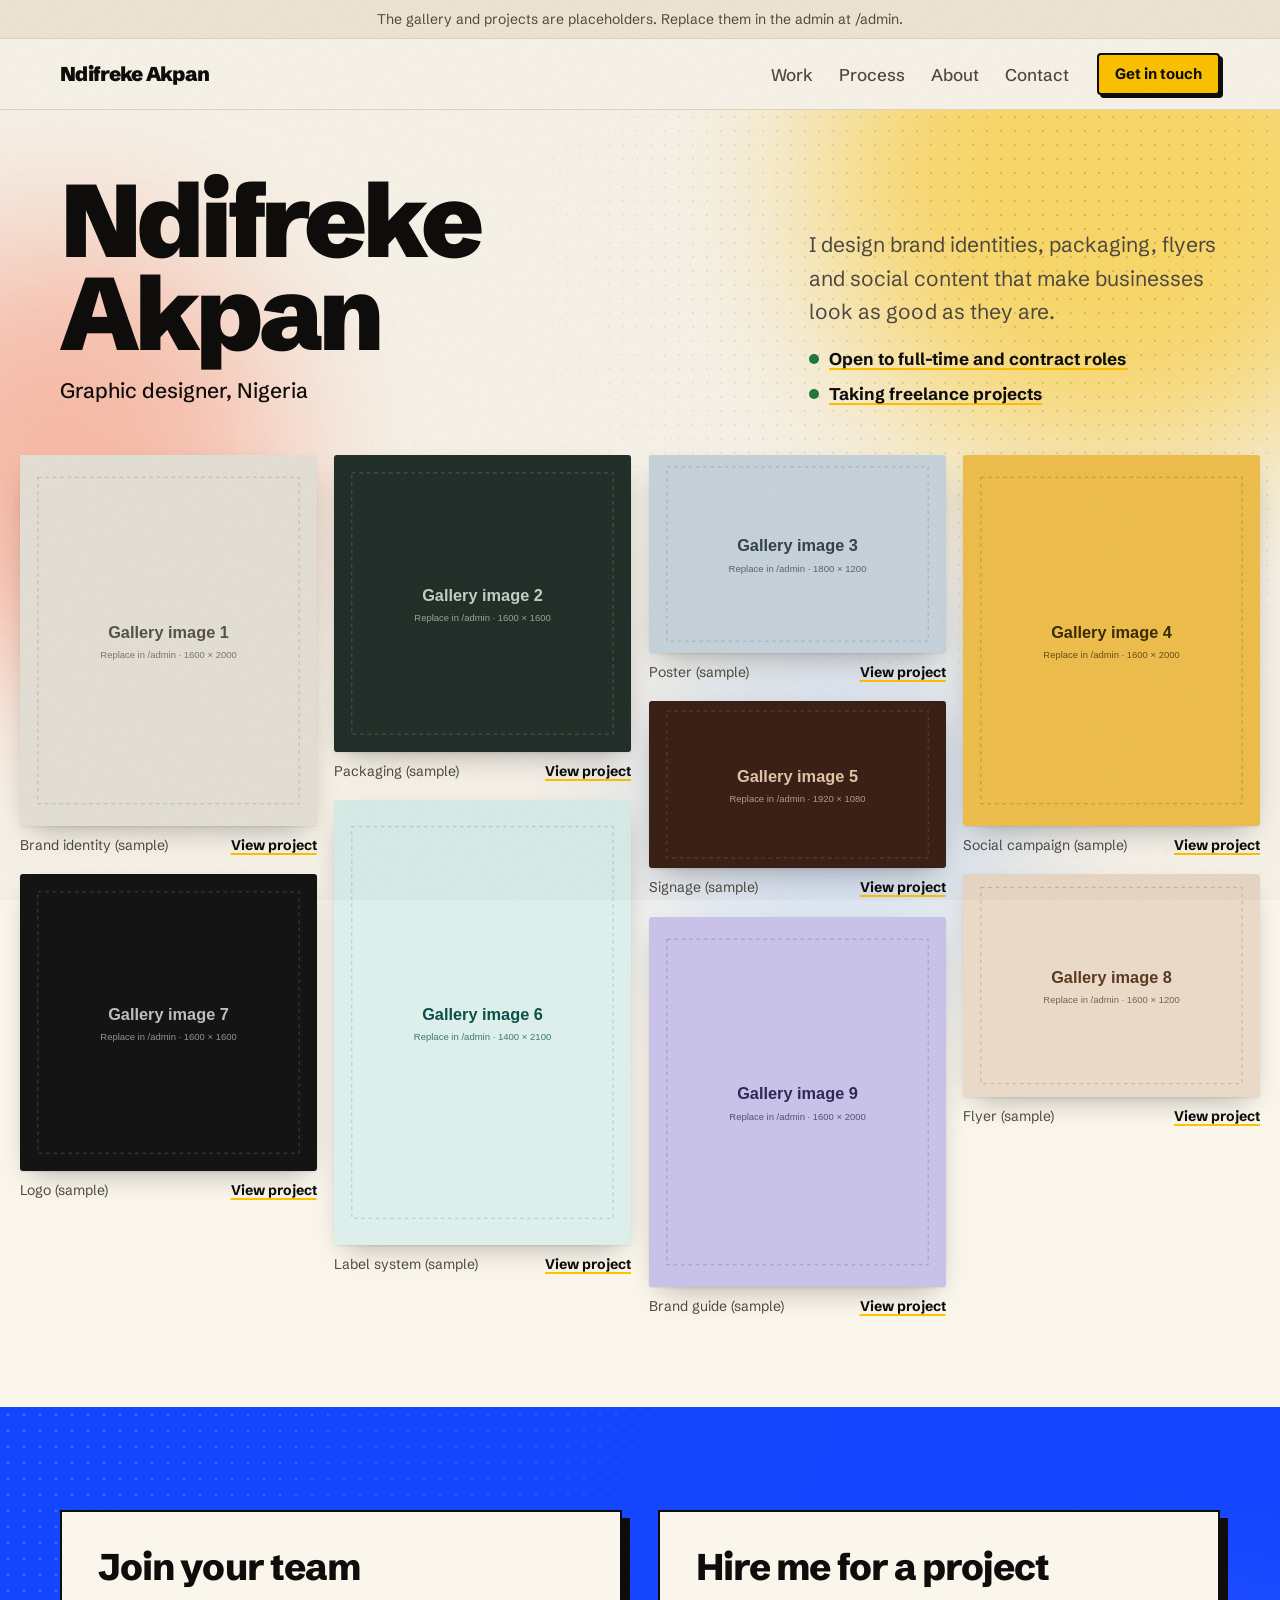
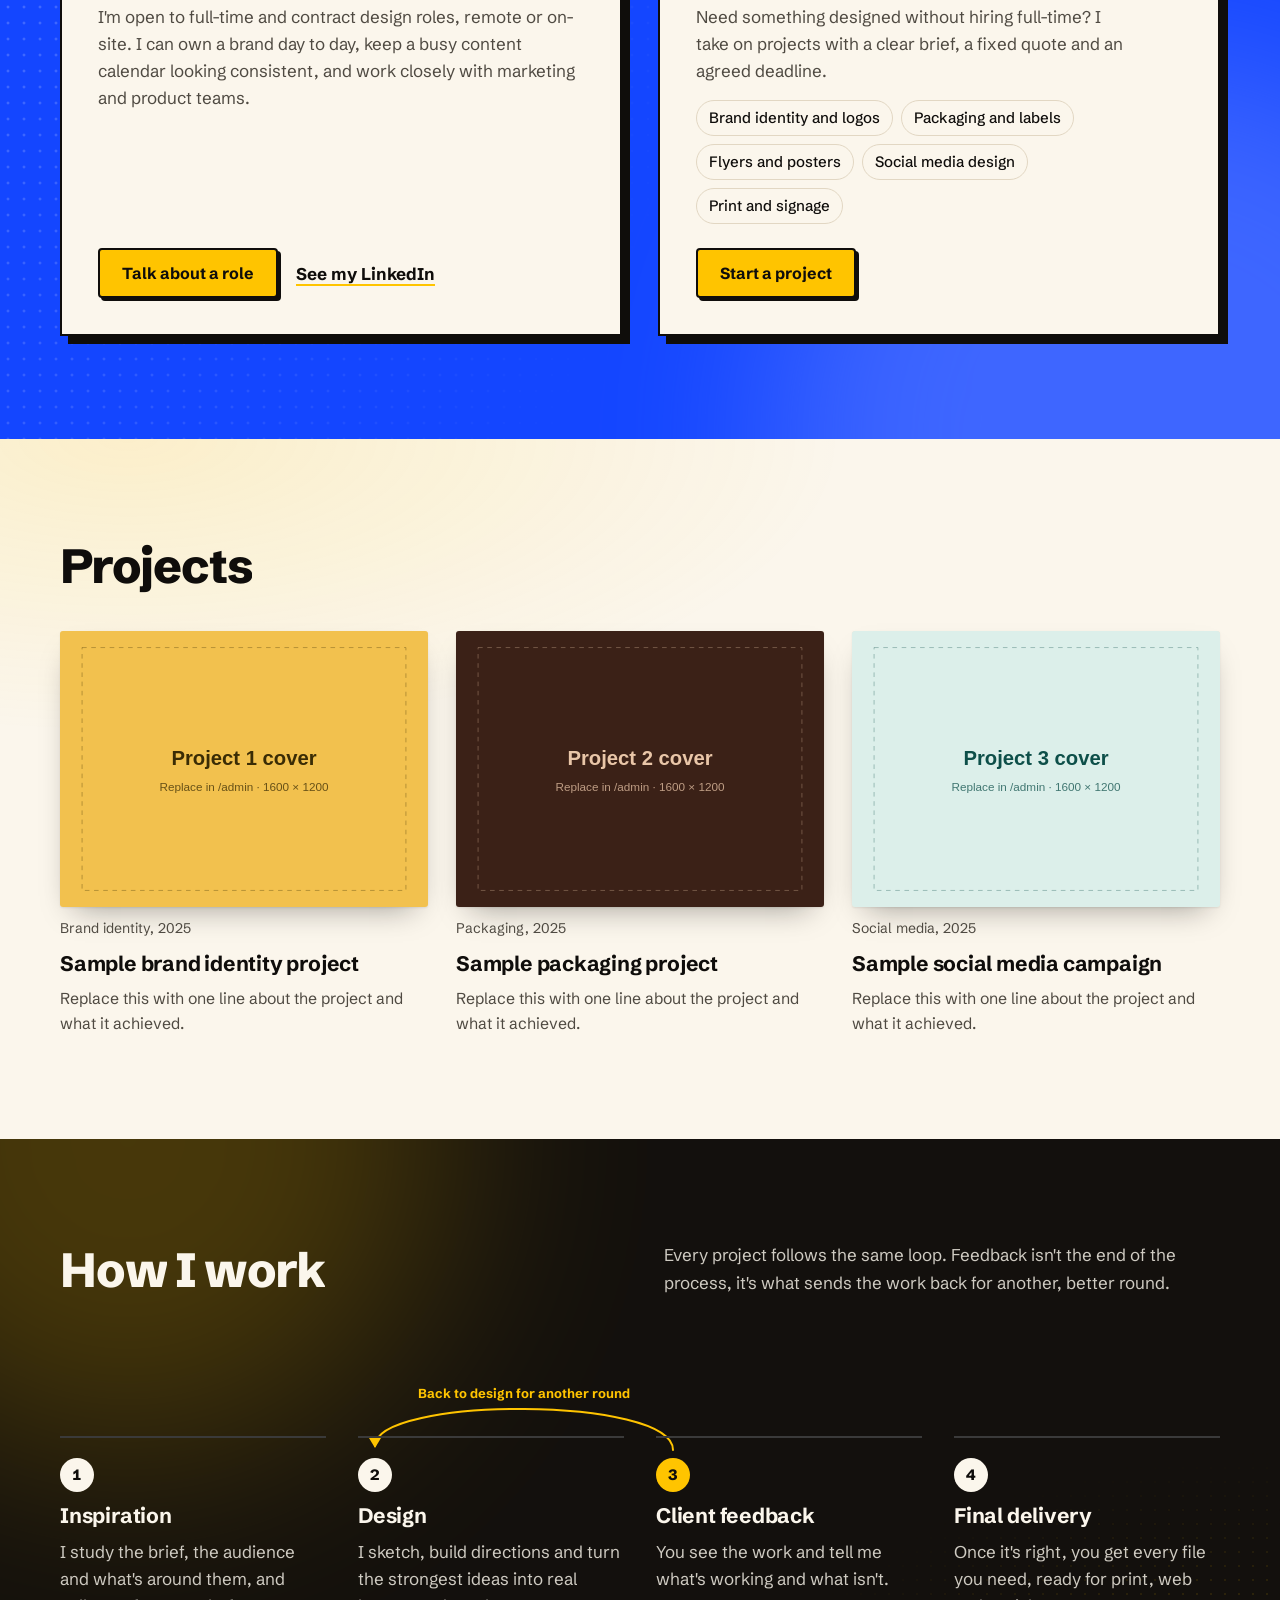
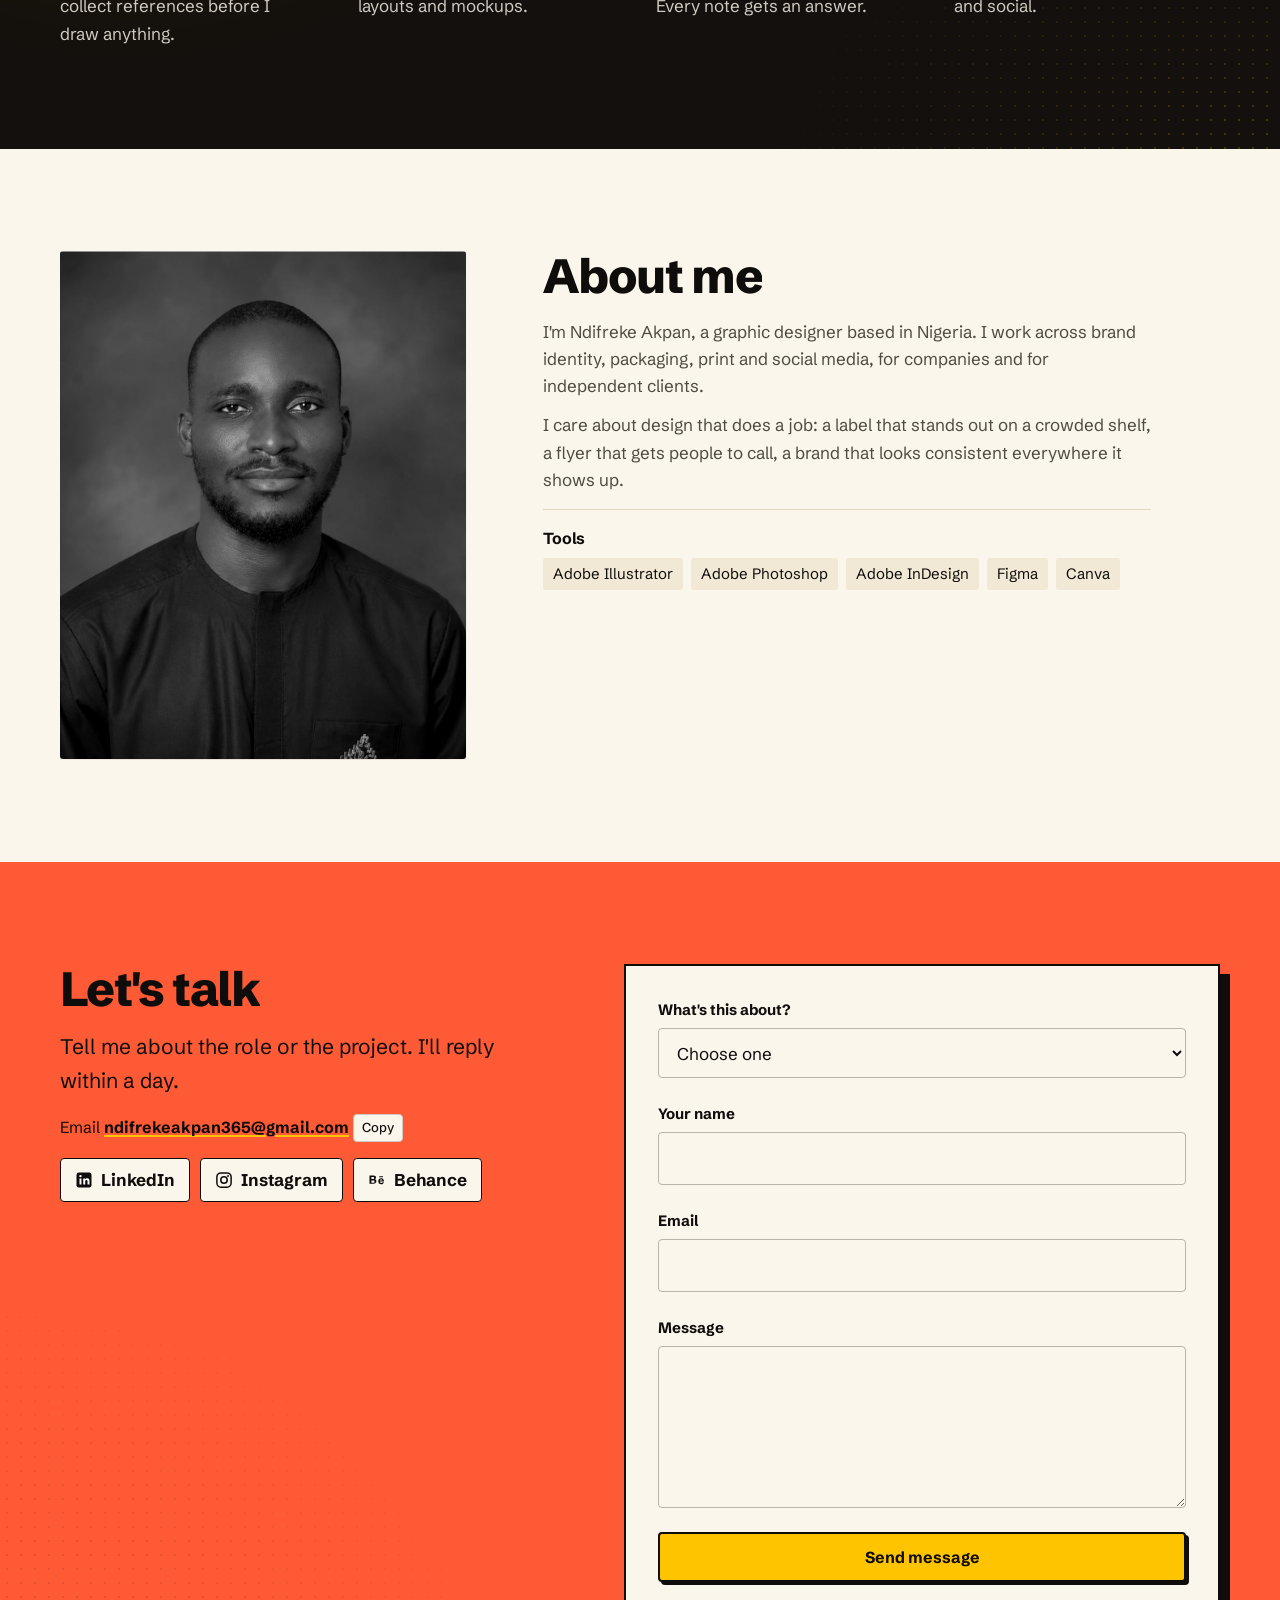
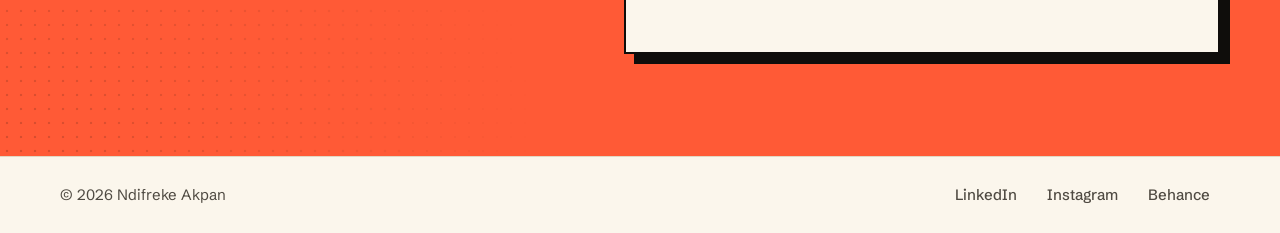
<file: index.html>
<!DOCTYPE html>
<html lang="en">
<head>
<meta charset="UTF-8">
<meta name="viewport" content="width=device-width, initial-scale=1.0, viewport-fit=cover">
<title>Ndifreke Akpan, graphic designer</title>
<meta name="description" content="Graphic designer in Nigeria. Brand identity, packaging, flyers and social media design. Open to full-time roles and freelance projects.">
<meta property="og:title" content="Ndifreke Akpan, graphic designer">
<meta property="og:type" content="website">
<link rel="preconnect" href="https://fonts.googleapis.com">
<link rel="preconnect" href="https://fonts.gstatic.com" crossorigin>
<link href="https://fonts.googleapis.com/css2?family=Schibsted+Grotesk:ital,wght@0,400;0,500;0,700;0,800;0,900;1,400&display=swap" rel="stylesheet">
<link rel="stylesheet" href="styles.css">
</head>
<body data-page="home">

<!-- Delete this note once the sample gallery images and projects are replaced in /admin. -->
<p class="template-note">The gallery and projects are placeholders. Replace them in the admin at /admin.</p>

<header class="site-header">
  <div class="wrap header-inner">
    <a href="#top" class="wordmark" data-bind="name">Ndifreke Akpan</a>
    <nav class="main-nav" aria-label="Main">
      <a href="#work">Work</a>
      <a href="#process">Process</a>
      <a href="#about">About</a>
      <a href="#contact">Contact</a>
      <span class="nav-marker" aria-hidden="true"></span>
    </nav>
    <a href="#contact" class="btn btn-primary btn-sm">Get in touch</a>
  </div>
</header>

<main id="top">

  <section class="hero" aria-labelledby="hero-name">
    <span class="glow glow-a" aria-hidden="true"></span><span class="glow glow-b" aria-hidden="true"></span><span class="glow glow-c" aria-hidden="true"></span>
    <div class="wrap">
      <div class="hero-intro">
        <div class="hero-id">
          <h1 id="hero-name" data-bind="name">Ndifreke Akpan</h1>
          <p class="hero-role" id="hero-role">Graphic designer</p>
        </div>
        <div class="hero-side">
          <p class="hero-text" id="hero-intro"></p>
          <ul class="availability" id="availability"></ul>
        </div>
      </div>
    </div>
    <div class="wrap wrap-wide">
      <div class="gallery" id="gallery" aria-label="Selected work"></div>
    </div>
  </section>

  <section class="ways" id="ways" aria-label="Ways to work with me">
    <div class="wrap ways-grid">
      <article class="way" id="way-hire">
        <h2 id="hire-heading">Join your team</h2>
        <div class="way-body" id="hire-body"></div>
        <div class="way-actions">
          <a href="#contact" class="btn btn-primary" data-intent="role" id="hire-button">Talk about a role</a>
          <a href="#" class="btn btn-quiet" id="hire-cv" hidden download>Download my CV</a>
          <a href="#" class="text-link" id="hire-linkedin" hidden target="_blank" rel="noopener">See my LinkedIn</a>
        </div>
      </article>
      <article class="way" id="way-freelance">
        <h2 id="freelance-heading">Hire me for a project</h2>
        <div class="way-body" id="freelance-body"></div>
        <ul class="services" id="services"></ul>
        <div class="way-actions">
          <a href="#contact" class="btn btn-primary" data-intent="project" id="freelance-button">Start a project</a>
        </div>
      </article>
    </div>
  </section>

  <section class="work" id="work" aria-labelledby="work-title">
    <div class="wrap">
      <h2 id="work-title">Projects</h2>
      <div class="project-grid" id="projects"></div>
      <p class="empty" id="projects-empty" hidden>New projects are on the way.</p>
    </div>
  </section>

  <section class="process" id="process" aria-labelledby="process-title">
    <div class="wrap">
      <div class="process-head">
        <h2 id="process-title">How I work</h2>
        <p id="process-intro"></p>
      </div>
      <div class="process-flow" id="process-flow">
        <ol class="steps" id="process-steps"></ol>
        <svg class="loop" id="process-loop" aria-hidden="true" focusable="false"></svg>
      </div>
    </div>
  </section>

  <section class="about" id="about" aria-labelledby="about-title">
    <div class="wrap about-grid">
      <div class="about-photo-wrap" id="about-photo"></div>
      <div class="about-copy">
        <h2 id="about-title">About me</h2>
        <div id="about-body"></div>
        <div class="about-tools" id="about-tools" hidden>
          <h3>Tools</h3>
          <ul class="tag-list" id="tools-list"></ul>
        </div>
        <div class="about-experience" id="about-experience" hidden>
          <h3>Experience</h3>
          <ul class="experience" id="experience-list"></ul>
        </div>
      </div>
    </div>
  </section>

  <section class="quotes" id="quotes" aria-label="What clients say" hidden>
    <div class="wrap quote-grid" id="quote-grid"></div>
  </section>

  <section class="contact" id="contact" aria-labelledby="contact-title">
    <div class="wrap contact-grid">
      <div class="contact-copy">
        <h2 id="contact-title">Let's talk</h2>
        <p id="contact-body">Tell me about the role or the project. I'll reply within a day.</p>
        <p class="contact-alt" id="contact-alt"></p>
        <ul class="social" id="contact-social"></ul>
      </div>

      <!-- Works on Netlify with no setup (Netlify Forms). Add a Formspree ID in the admin to use Formspree instead. -->
      <form class="contact-form" id="contact-form" name="contact" method="POST" data-netlify="true" netlify-honeypot="company" novalidate>
        <input type="hidden" name="form-name" value="contact">
        <p class="hp" aria-hidden="true"><label>Leave this empty <input name="company" tabindex="-1" autocomplete="off"></label></p>
        <div class="form-fields">
          <div class="field">
            <label for="f-intent">What's this about?</label>
            <select id="f-intent" name="intent" required aria-describedby="f-intent-err">
              <option value="" selected disabled>Choose one</option>
              <option value="role">A full-time or contract role</option>
              <option value="project">A freelance project</option>
              <option value="other">Something else</option>
            </select>
            <p class="field-error" id="f-intent-err"><span>Pick the closest option.</span></p>
          </div>
          <div class="field">
            <label for="f-name">Your name</label>
            <input id="f-name" name="name" type="text" autocomplete="name" required maxlength="120" aria-describedby="f-name-err">
            <p class="field-error" id="f-name-err"><span>Add your name so I know who to reply to.</span></p>
          </div>
          <div class="field">
            <label for="f-email">Email</label>
            <input id="f-email" name="email" type="email" autocomplete="email" required maxlength="200" aria-describedby="f-email-err">
            <p class="field-error" id="f-email-err"><span>Enter an email like name@company.com.</span></p>
          </div>
          <div class="field" id="f-company-field" hidden>
            <label for="f-company">Company <span class="optional">(optional)</span></label>
            <input id="f-company" name="company_name" type="text" autocomplete="organization" maxlength="120">
          </div>
          <div class="field">
            <label for="f-msg" id="f-msg-label">Message</label>
            <textarea id="f-msg" name="message" rows="5" required maxlength="4000" aria-describedby="f-msg-err"></textarea>
            <p class="field-error" id="f-msg-err"><span>Add a sentence or two so I can reply properly.</span></p>
          </div>
          <button type="submit" class="btn btn-primary btn-block" id="f-submit"><span class="btn-label">Send message</span><span class="spinner" aria-hidden="true"></span></button>
          <p class="form-status" id="form-status" role="status" aria-live="polite"></p>
        </div>
        <div class="form-done" id="form-done" hidden tabindex="-1">
          <h3>Message sent</h3>
          <p>Thanks. I'll reply within a day.</p>
        </div>
      </form>
    </div>
  </section>

</main>

<footer class="site-footer">
  <div class="wrap footer-inner">
    <p>© <span id="year">2026</span> <span data-bind="name">Ndifreke Akpan</span></p>
    <ul class="social social-footer" id="footer-social"></ul>
  </div>
</footer>

<dialog class="lightbox" id="lightbox" aria-label="Image viewer">
  <div class="lb-stage">
    <img class="lb-img" id="lb-img" alt="">
  </div>
  <div class="lb-bar">
    <p class="lb-caption" id="lb-caption"></p>
    <p class="lb-count" id="lb-count"></p>
    <a class="lb-project" id="lb-project" href="#" hidden>View project</a>
  </div>
  <button type="button" class="lb-btn lb-prev" id="lb-prev" aria-label="Previous image"></button>
  <button type="button" class="lb-btn lb-next" id="lb-next" aria-label="Next image"></button>
  <button type="button" class="lb-close" id="lb-close">Close</button>
</dialog>

<script src="js/app.js"></script>
</body>
</html>
</file>
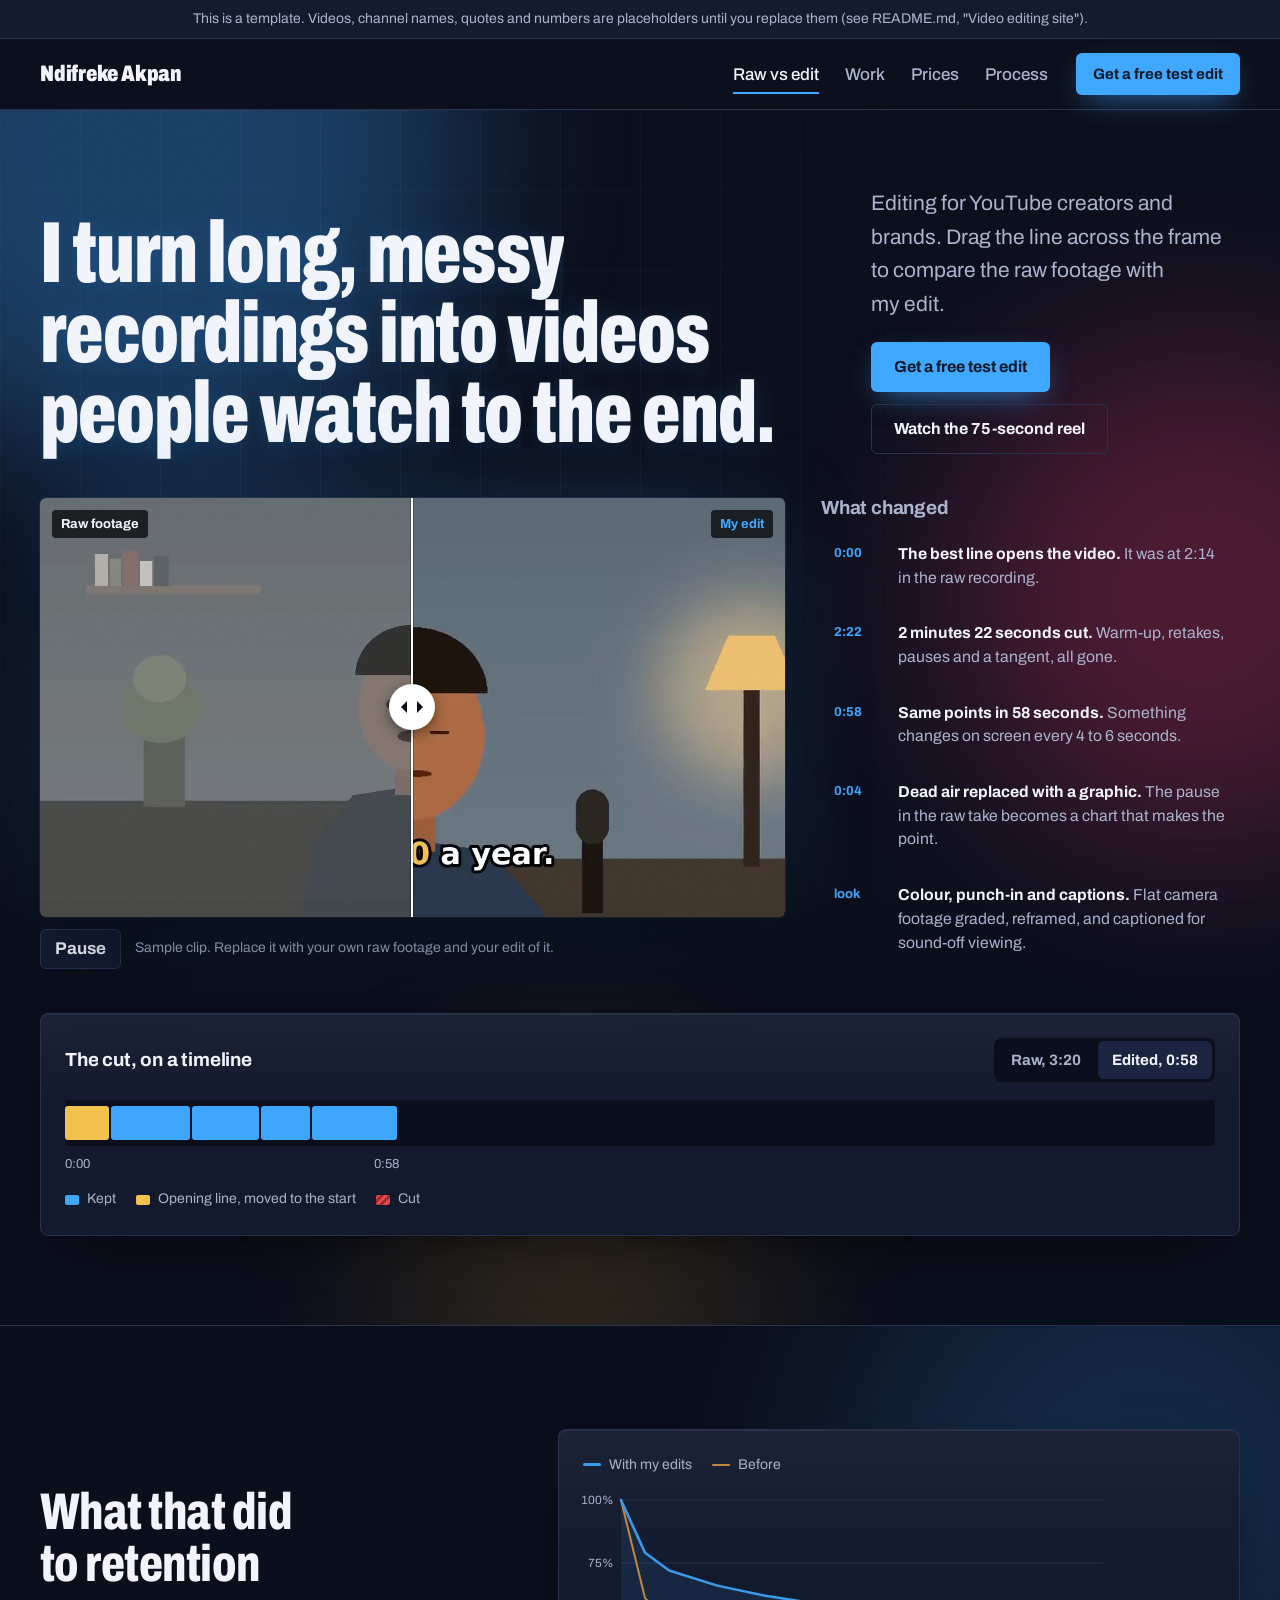
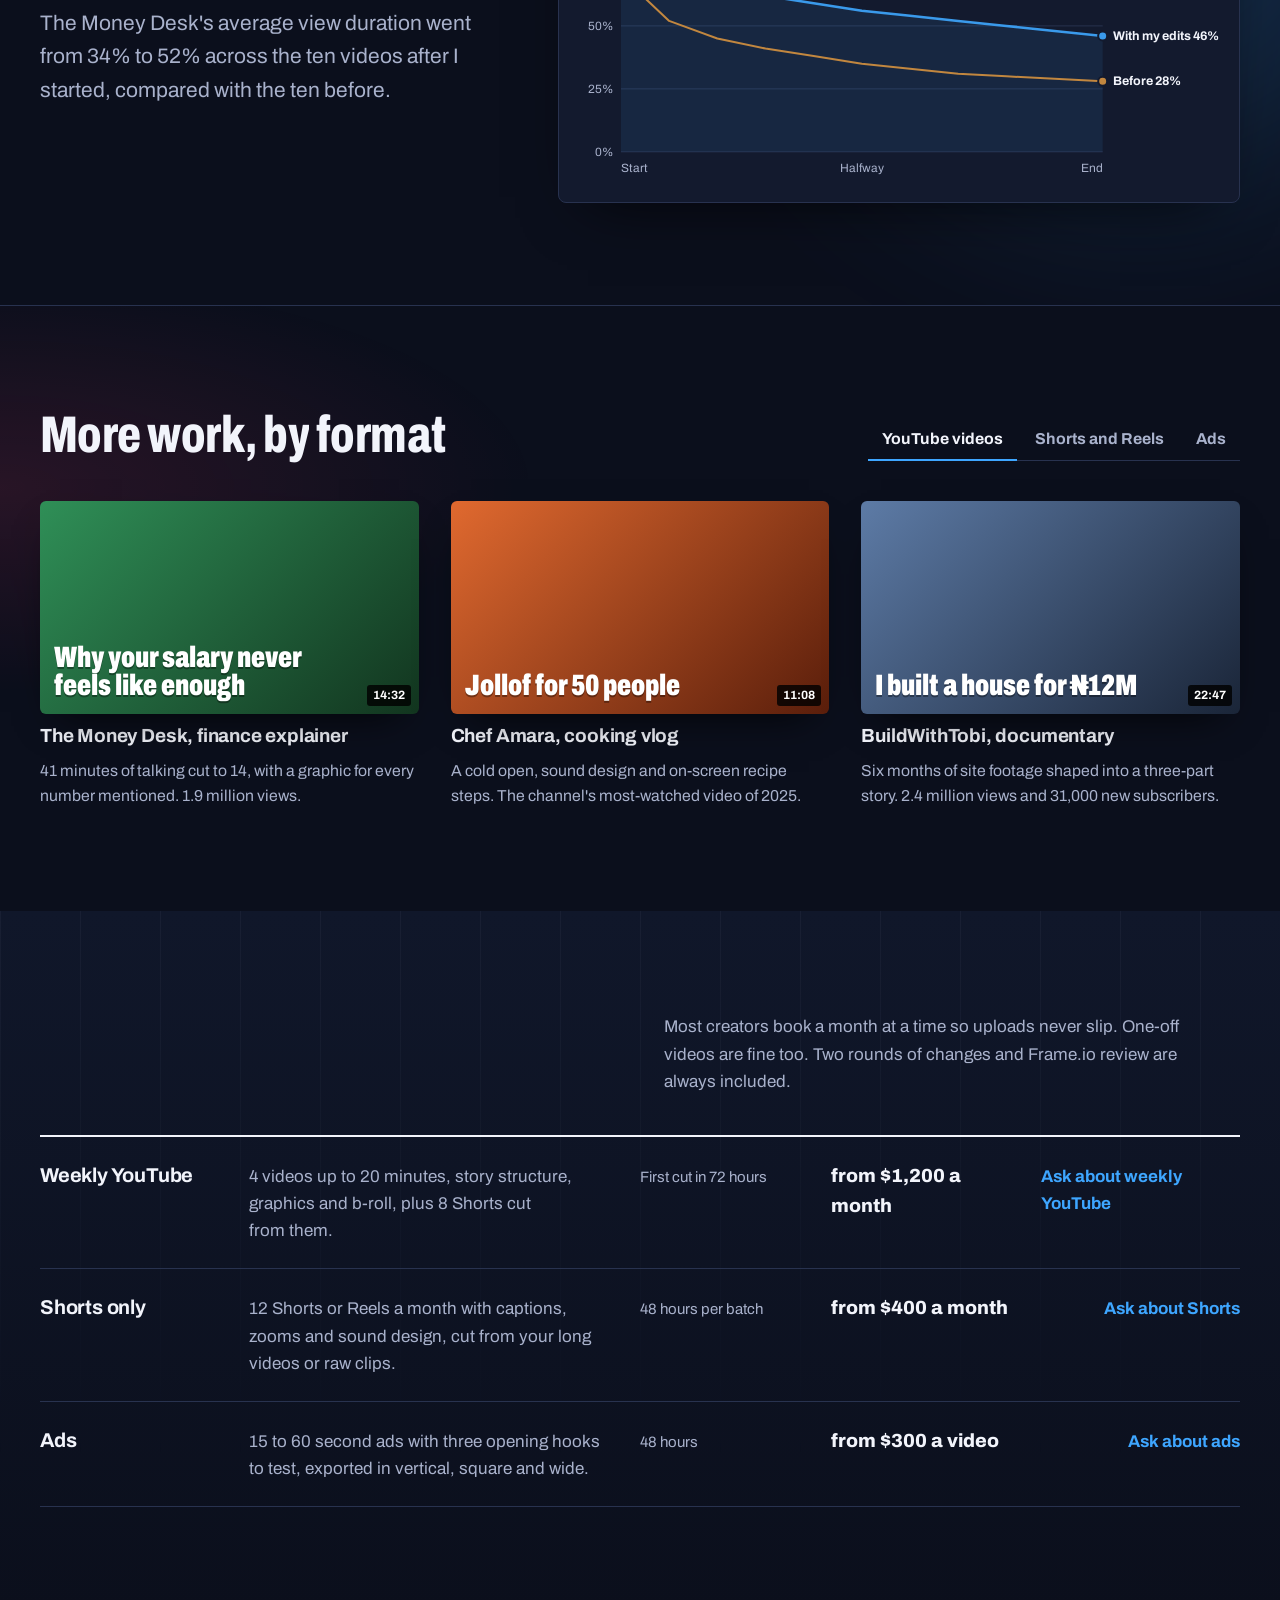
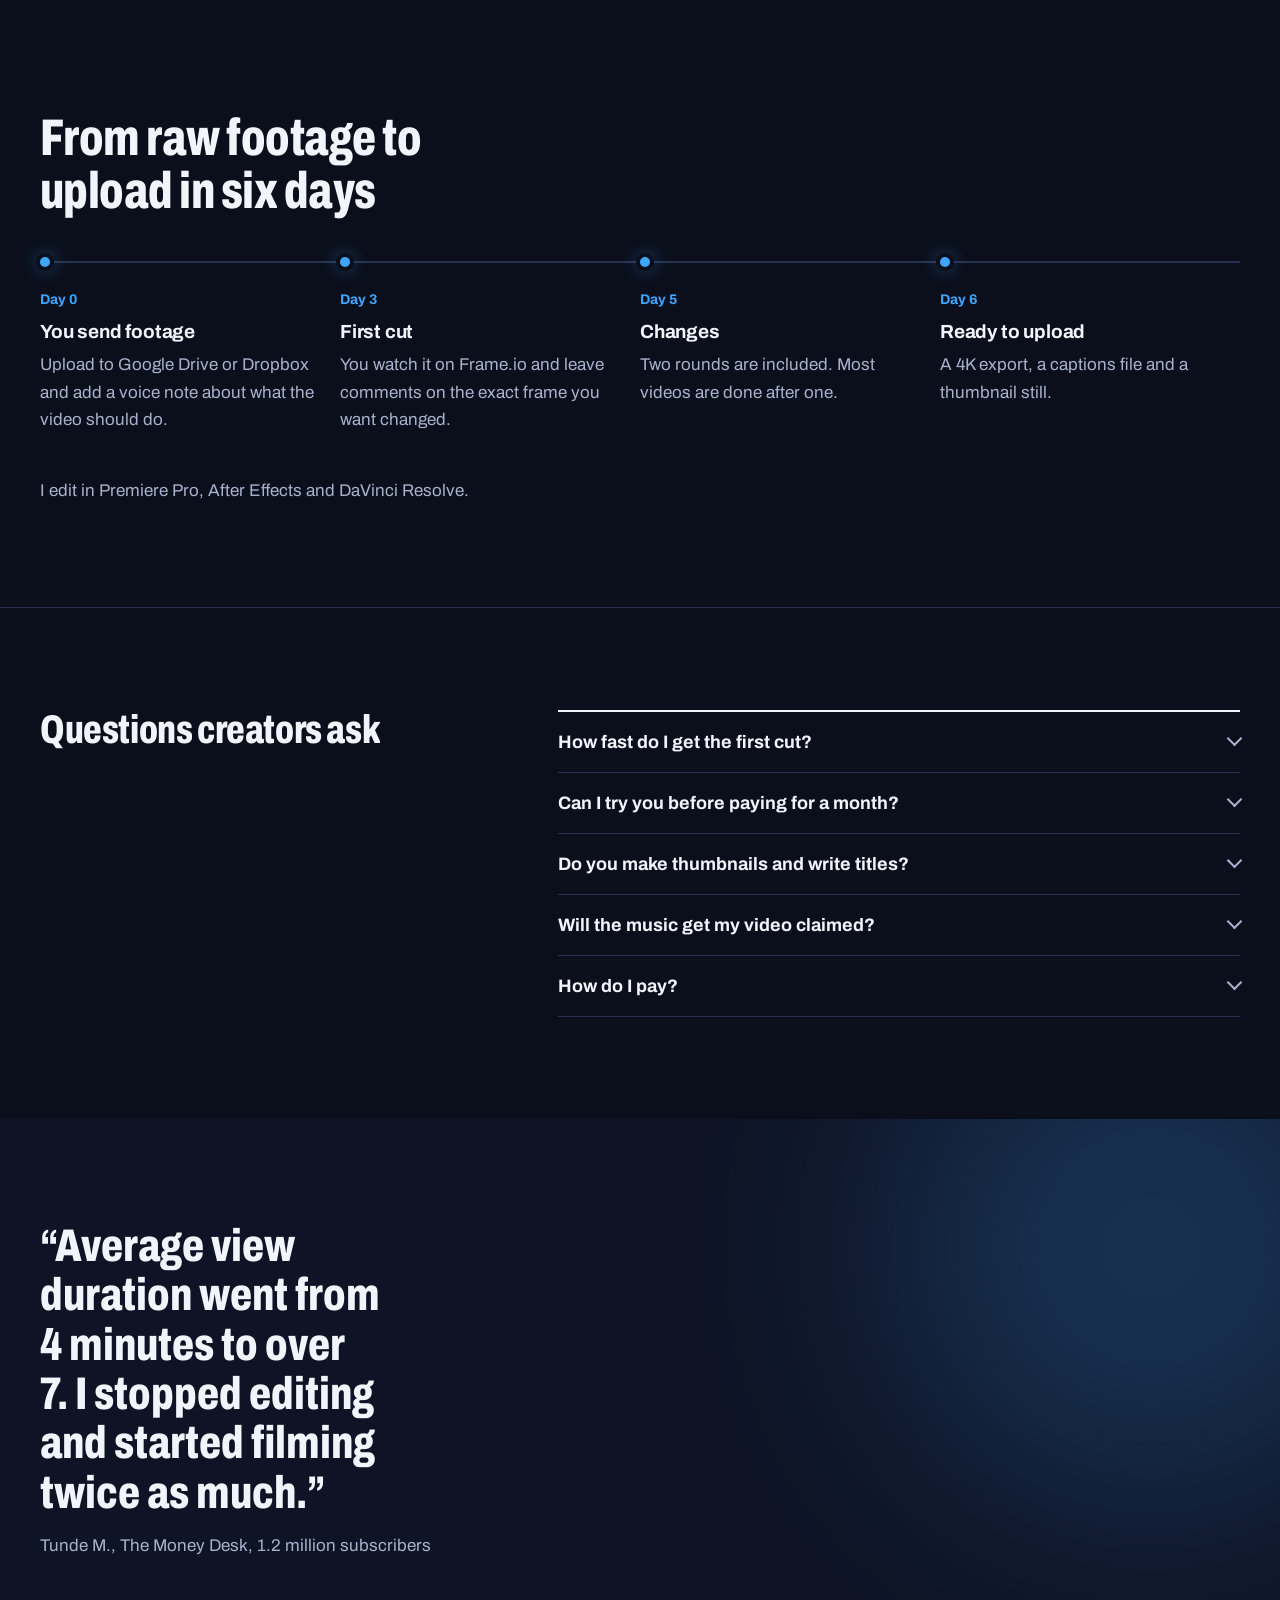
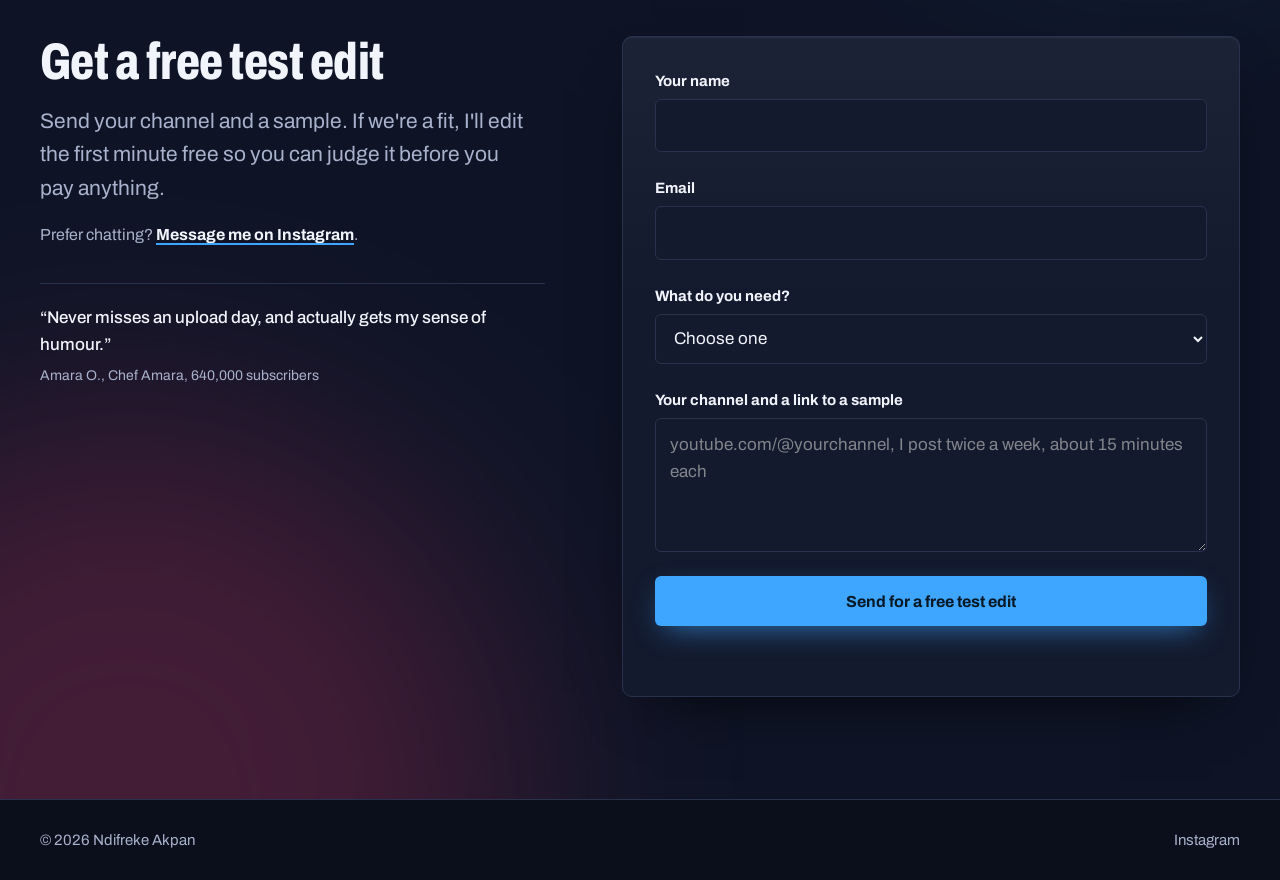
<file: video/index.html>
<!DOCTYPE html>
<html lang="en">
<head>
<meta charset="UTF-8">
<meta name="viewport" content="width=device-width, initial-scale=1.0, viewport-fit=cover">
<title>Ndifreke Akpan, video editor for YouTube creators</title>
<meta name="description" content="Retention-focused editing for YouTube creators and brands. Compare raw footage with the edit, then get a free test edit of your first minute.">
<meta property="og:title" content="Ndifreke Akpan, video editor for YouTube creators">
<meta property="og:description" content="Compare raw footage with the edit. First cut in 72 hours, free test edit of your first minute.">
<meta name="theme-color" content="#0B0F1C">
<link rel="preconnect" href="https://fonts.googleapis.com">
<link rel="preconnect" href="https://fonts.gstatic.com" crossorigin>
<link href="https://fonts.googleapis.com/css2?family=Archivo:wdth,wght@62..125,400..900&display=swap" rel="stylesheet">
<link rel="stylesheet" href="styles.css">
</head>
<body>

<!-- Delete this note once every sample video, channel name, quote and number is replaced with your own. -->
<p class="template-note">This is a template. Videos, channel names, quotes and numbers are placeholders until you replace them (see README.md, "Video editing site").</p>

<header class="site-header">
  <div class="wrap header-inner">
    <a href="#top" class="wordmark">Ndifreke Akpan</a>
    <nav class="main-nav" aria-label="Main">
      <a href="#compare">Raw vs edit</a>
      <a href="#work">Work</a>
      <a href="#prices">Prices</a>
      <a href="#process">Process</a>
      <span class="nav-marker" aria-hidden="true"></span>
    </nav>
    <a href="#contact" class="btn btn-primary btn-sm">Get a free test edit</a>
  </div>
</header>

<main id="top">

  <section class="hero" id="compare">
    <span class="glow glow-a" aria-hidden="true"></span><span class="glow glow-b" aria-hidden="true"></span><span class="glow glow-c" aria-hidden="true"></span>
    <div class="wrap">
      <div class="hero-copy">
        <h1>I turn long, messy recordings into videos people watch to the end.</h1>
        <div class="hero-side">
          <p class="lead">Editing for YouTube creators and brands. Drag the line across the frame to compare the raw footage with my edit.</p>
          <div class="hero-actions">
            <a href="#contact" class="btn btn-primary">Get a free test edit</a>
            <button type="button" class="btn btn-quiet" data-video="REEL_VIDEO_ID" data-title="75-second showreel">Watch the 75-second reel</button>
          </div>
        </div>
      </div>

      <div class="compare">
        <div class="viewer">
          <!-- Raw vs edited: two muted clips of the same moment, kept in sync. Replace the sample files in assets/ with your own (same names). -->
          <div class="ba" data-ba style="--pos:50%">
            <div class="ba-layer ba-raw">
              <video class="clip-raw" muted loop playsinline autoplay preload="auto" poster="assets/sample-raw-poster.jpg" aria-hidden="true">
                <source src="assets/sample-raw.mp4" type="video/mp4">
                <source src="assets/sample-raw.webm" type="video/webm">
              </video>
            </div>
            <div class="ba-layer ba-edit">
              <video class="clip-edit" muted loop playsinline autoplay preload="auto" poster="assets/sample-edit-poster.jpg" aria-hidden="true">
                <source src="assets/sample-edit.mp4" type="video/mp4">
                <source src="assets/sample-edit.webm" type="video/webm">
              </video>
            </div>
            <button type="button" class="big-play" aria-label="Play the raw and edited clips"><span></span></button>
            <span class="ba-tag ba-tag-raw">Raw footage</span>
            <span class="ba-tag ba-tag-edit">My edit</span>
            <span class="ba-handle" aria-hidden="true"><span></span></span>
            <input class="ba-range" type="range" min="0" max="100" value="50" step="1" aria-label="Compare raw footage and the edit. Move left to see more of the edit.">
          </div>
          <div class="viewer-bar">
            <button type="button" class="play-both" aria-pressed="false">Play both</button>
            <p class="viewer-note">Sample clip. Replace it with your own raw footage and your edit of it.</p>
          </div>
        </div>

        <div class="changes-wrap">
          <h2 class="changes-title">What changed</h2>
          <ol class="changes">
            <li><button type="button" class="change" data-view="edit" data-hl="hook"><span class="tc">0:00</span><span><strong>The best line opens the video.</strong> It was at 2:14 in the raw recording.</span></button></li>
            <li><button type="button" class="change" data-view="raw" data-hl="cut"><span class="tc">2:22</span><span><strong>2 minutes 22 seconds cut.</strong> Warm-up, retakes, pauses and a tangent, all gone.</span></button></li>
            <li><button type="button" class="change" data-view="edit" data-hl="keep"><span class="tc">0:58</span><span><strong>Same points in 58 seconds.</strong> Something changes on screen every 4 to 6 seconds.</span></button></li>
            <li><button type="button" class="change" data-wipe="12"><span class="tc">0:04</span><span><strong>Dead air replaced with a graphic.</strong> The pause in the raw take becomes a chart that makes the point.</span></button></li>
            <li><button type="button" class="change" data-wipe="15"><span class="tc">look</span><span><strong>Colour, punch-in and captions.</strong> Flat camera footage graded, reframed, and captioned for sound-off viewing.</span></button></li>
          </ol>
        </div>
      </div>

      <!-- The cut: the same recording as a timeline, before and after the edit. -->
      <div class="cut" aria-labelledby="cut-title">
        <div class="cut-head">
          <h2 id="cut-title" class="cut-title">The cut, on a timeline</h2>
          <div class="seg" role="group" aria-label="Timeline view">
            <button type="button" class="seg-btn" data-view="raw" aria-pressed="false">Raw, 3:20</button>
            <button type="button" class="seg-btn" data-view="edit" aria-pressed="true">Edited, 0:58</button>
          </div>
        </div>
        <div class="cut-track" id="cut-track" aria-hidden="true"></div>
        <div class="cut-axis" aria-hidden="true"><span>0:00</span><span id="cut-end">0:58</span></div>
        <ul class="cut-legend" aria-hidden="true">
          <li><span class="key key-keep"></span>Kept</li>
          <li><span class="key key-hook"></span>Opening line, moved to the start</li>
          <li><span class="key key-cut"></span>Cut</li>
        </ul>
        <p class="visually-hidden" id="cut-summary">The raw recording is 3 minutes 20 seconds. Five kept moments, 58 seconds in total, make the edit. The line from 2:14 now opens the video.</p>
      </div>
    </div>
  </section>

  <section class="result" aria-labelledby="result-title">
    <div class="wrap result-grid">
      <div class="result-copy">
        <h2 id="result-title">What that did to retention</h2>
        <p>The Money Desk's average view duration went from 34% to 52% across the ten videos after I started, compared with the ten before.</p>
        <details class="chart-table">
          <summary>Show the numbers as a table</summary>
          <div class="table-scroll">
            <table id="chart-table"><thead><tr><th scope="col">Point in video</th><th scope="col">Before</th><th scope="col">With my edits</th></tr></thead><tbody></tbody></table>
          </div>
        </details>
      </div>
      <!-- Sample data. Replace with a real YouTube Studio retention curve, with the creator's permission. -->
      <figure class="chart-card">
        <figcaption class="chart-legend">
          <span><span class="key key-after"></span>With my edits</span>
          <span><span class="key key-before"></span>Before</span>
        </figcaption>
        <div class="chart-wrap" id="chart"></div>
      </figure>
    </div>
  </section>

  <section class="work" id="work">
    <div class="wrap">
      <div class="work-head">
        <h2>More work, by format</h2>
        <div class="tabs" role="tablist" aria-label="Video format">
          <button type="button" role="tab" class="tab" id="tab-long" aria-selected="true" aria-controls="panel-long">YouTube videos</button>
          <button type="button" role="tab" class="tab" id="tab-short" aria-selected="false" aria-controls="panel-short" tabindex="-1">Shorts and Reels</button>
          <button type="button" role="tab" class="tab" id="tab-ads" aria-selected="false" aria-controls="panel-ads" tabindex="-1">Ads</button>
          <span class="tab-marker" aria-hidden="true"></span>
        </div>
      </div>

      <!-- Replace each thumbnail with the real one (set background-image on the button) and put the YouTube ID in data-video. -->
      <div class="panel" id="panel-long" role="tabpanel" aria-labelledby="tab-long">
        <div class="grid-wide">
          <article class="vid">
            <button type="button" class="thumb t1" data-video="VIDEO_ID_1" data-title="Why your salary never feels like enough"><span class="thumb-title">Why your salary never feels like enough</span><span class="dur">14:32</span></button>
            <h3>The Money Desk, finance explainer</h3>
            <p>41 minutes of talking cut to 14, with a graphic for every number mentioned. 1.9 million views.</p>
          </article>
          <article class="vid">
            <button type="button" class="thumb t2" data-video="VIDEO_ID_2" data-title="Jollof for 50 people"><span class="thumb-title">Jollof for 50 people</span><span class="dur">11:08</span></button>
            <h3>Chef Amara, cooking vlog</h3>
            <p>A cold open, sound design and on-screen recipe steps. The channel's most-watched video of 2025.</p>
          </article>
          <article class="vid">
            <button type="button" class="thumb t3" data-video="VIDEO_ID_3" data-title="I built a house for ₦12M"><span class="thumb-title">I built a house for ₦12M</span><span class="dur">22:47</span></button>
            <h3>BuildWithTobi, documentary</h3>
            <p>Six months of site footage shaped into a three-part story. 2.4 million views and 31,000 new subscribers.</p>
          </article>
        </div>
      </div>

      <div class="panel" id="panel-short" role="tabpanel" aria-labelledby="tab-short" hidden>
        <div class="grid-tall">
          <article class="vid"><button type="button" class="thumb thumb-tall t4" data-video="SHORT_ID_1" data-title="3 money rules"><span class="thumb-title">3 money rules nobody told you</span><span class="dur">0:41</span></button><h3>The Money Desk</h3><p>4.1 million views</p></article>
          <article class="vid"><button type="button" class="thumb thumb-tall t5" data-video="SHORT_ID_2" data-title="Pepper soup in 60 seconds"><span class="thumb-title">Pepper soup in 60 seconds</span><span class="dur">0:58</span></button><h3>Chef Amara</h3><p>2.2 million views</p></article>
          <article class="vid"><button type="button" class="thumb thumb-tall t6" data-video="SHORT_ID_3" data-title="Day 1 vs day 180"><span class="thumb-title">Day 1 vs day 180</span><span class="dur">0:29</span></button><h3>Lagos Fit</h3><p>1.3 million views</p></article>
          <article class="vid"><button type="button" class="thumb thumb-tall t7" data-video="SHORT_ID_4" data-title="What a free site visit costs you"><span class="thumb-title">What a free site visit costs you</span><span class="dur">0:47</span></button><h3>BuildWithTobi</h3><p>960,000 views</p></article>
        </div>
      </div>

      <div class="panel" id="panel-ads" role="tabpanel" aria-labelledby="tab-ads" hidden>
        <div class="grid-wide">
          <article class="vid">
            <button type="button" class="thumb t8" data-video="AD_ID_1" data-title="Send money in 3 taps"><span class="thumb-title">Send money in 3 taps</span><span class="dur">0:30</span></button>
            <h3>Fintech app launch ad</h3>
            <p>Three opening hooks cut from one shoot for testing. The winning hook got a 2.1% click-through rate.</p>
          </article>
          <article class="vid">
            <button type="button" class="thumb t9" data-video="AD_ID_2" data-title="January starts now"><span class="thumb-title">January starts now</span><span class="dur">0:15</span></button>
            <h3>Lagos Fit membership promo</h3>
            <p>Vertical and square cuts delivered in 48 hours. 420 sign-ups in three weeks.</p>
          </article>
          <article class="vid">
            <button type="button" class="thumb t10" data-video="AD_ID_3" data-title="I stopped overspending"><span class="thumb-title">“I stopped overspending”</span><span class="dur">0:45</span></button>
            <h3>Budgeting app, customer story ad</h3>
            <p>Phone-shot testimonials turned into a finished ad with captions and b-roll. Cost per install fell 38%.</p>
          </article>
        </div>
      </div>
    </div>
  </section>

  <section class="prices" id="prices">
    <div class="wrap">
      <div class="prices-head">
        <h2>Monthly packages</h2>
        <p>Most creators book a month at a time so uploads never slip. One-off videos are fine too. Two rounds of changes and Frame.io review are always included.</p>
      </div>
      <div class="price-list" role="list">
        <div class="price-row" role="listitem">
          <h3>Weekly YouTube</h3>
          <p class="price-what">4 videos up to 20 minutes, story structure, graphics and b-roll, plus 8 Shorts cut from them.</p>
          <p class="price-time">First cut in 72 hours</p>
          <p class="price-amount">from $1,200 a month</p>
          <a href="#contact" class="price-link" data-project="Weekly YouTube package">Ask about weekly YouTube</a>
        </div>
        <div class="price-row" role="listitem">
          <h3>Shorts only</h3>
          <p class="price-what">12 Shorts or Reels a month with captions, zooms and sound design, cut from your long videos or raw clips.</p>
          <p class="price-time">48 hours per batch</p>
          <p class="price-amount">from $400 a month</p>
          <a href="#contact" class="price-link" data-project="Shorts / Reels package">Ask about Shorts</a>
        </div>
        <div class="price-row" role="listitem">
          <h3>Ads</h3>
          <p class="price-what">15 to 60 second ads with three opening hooks to test, exported in vertical, square and wide.</p>
          <p class="price-time">48 hours</p>
          <p class="price-amount">from $300 a video</p>
          <a href="#contact" class="price-link" data-project="Ad / brand video">Ask about ads</a>
        </div>
      </div>
    </div>
  </section>

  <section class="process" id="process">
    <div class="wrap">
      <h2>From raw footage to upload in six days</h2>
      <ol class="track">
        <li><p class="track-day">Day 0</p><h3>You send footage</h3><p>Upload to Google Drive or Dropbox and add a voice note about what the video should do.</p></li>
        <li><p class="track-day">Day 3</p><h3>First cut</h3><p>You watch it on Frame.io and leave comments on the exact frame you want changed.</p></li>
        <li><p class="track-day">Day 5</p><h3>Changes</h3><p>Two rounds are included. Most videos are done after one.</p></li>
        <li><p class="track-day">Day 6</p><h3>Ready to upload</h3><p>A 4K export, a captions file and a thumbnail still.</p></li>
      </ol>
      <p class="tools">I edit in Premiere Pro, After Effects and DaVinci Resolve.</p>
    </div>
  </section>

  <section class="faq" aria-labelledby="faq-title">
    <div class="wrap faq-grid">
      <h2 id="faq-title">Questions creators ask</h2>
      <div class="faq-list">
        <details><summary>How fast do I get the first cut?</summary><div class="faq-body"><p>72 hours for long videos, 48 for Shorts and ads. Monthly clients get a fixed weekly slot.</p></div></details>
        <details><summary>Can I try you before paying for a month?</summary><div class="faq-body"><p>Yes. Send a sample and I'll edit the first minute free, or book one video on its own.</p></div></details>
        <details><summary>Do you make thumbnails and write titles?</summary><div class="faq-body"><p>Every long video comes with a thumbnail still and three title options. Full thumbnail design is an add-on.</p></div></details>
        <details><summary>Will the music get my video claimed?</summary><div class="faq-body"><p>No. I use licensed tracks from Epidemic Sound and Artlist that are cleared for monetised YouTube channels.</p></div></details>
        <details><summary>How do I pay?</summary><div class="faq-body"><p>Monthly packages are paid at the start of each month. One-off videos are 50% up front. Bank transfer, Wise or PayPal.</p></div></details>
      </div>
    </div>
  </section>

  <section class="contact" id="contact">
    <div class="wrap">
      <!-- Real quotes only: name, channel, size. -->
      <figure class="quote-lead">
        <blockquote>“Average view duration went from 4 minutes to over 7. I stopped editing and started filming twice as much.”</blockquote>
        <figcaption>Tunde M., The Money Desk, 1.2 million subscribers</figcaption>
      </figure>

      <div class="contact-grid">
        <div class="contact-copy">
          <h2>Get a free test edit</h2>
          <p>Send your channel and a sample. If we're a fit, I'll edit the first minute free so you can judge it before you pay anything.</p>
          <p class="contact-alt">Prefer chatting? <a href="https://www.instagram.com/fr3k3h.exe/" target="_blank" rel="noopener me">Message me on Instagram</a>.</p>
          <figure class="quote-small">
            <blockquote>“Never misses an upload day, and actually gets my sense of humour.”</blockquote>
            <figcaption>Amara O., Chef Amara, 640,000 subscribers</figcaption>
          </figure>
        </div>

        <!-- Connect a form service: create a free form at formspree.io and replace YOUR_FORM_ID. -->
        <form class="contact-form" id="contact-form" action="https://formspree.io/f/YOUR_FORM_ID" method="POST" novalidate>
          <div class="form-fields">
            <div class="field">
              <label for="f-name">Your name</label>
              <input id="f-name" name="name" type="text" autocomplete="name" required aria-describedby="f-name-err">
              <p class="field-error" id="f-name-err"><span>Add your name so I know who to reply to.</span></p>
            </div>
            <div class="field">
              <label for="f-email">Email</label>
              <input id="f-email" name="email" type="email" autocomplete="email" required aria-describedby="f-email-err">
              <p class="field-error" id="f-email-err"><span>Enter an email like name@channel.com.</span></p>
            </div>
            <div class="field">
              <label for="f-type">What do you need?</label>
              <select id="f-type" name="project_type" required aria-describedby="f-type-err">
                <option value="" selected disabled>Choose one</option>
                <option>Weekly YouTube package</option>
                <option>Shorts / Reels package</option>
                <option>Ad / brand video</option>
                <option>One video</option>
              </select>
              <p class="field-error" id="f-type-err"><span>Pick the closest option.</span></p>
            </div>
            <div class="field">
              <label for="f-msg">Your channel and a link to a sample</label>
              <textarea id="f-msg" name="message" rows="4" placeholder="youtube.com/@yourchannel, I post twice a week, about 15 minutes each" required aria-describedby="f-msg-err"></textarea>
              <p class="field-error" id="f-msg-err"><span>Add your channel or a link to some footage.</span></p>
            </div>
            <button type="submit" class="btn btn-primary btn-block" id="f-submit"><span class="btn-label">Send for a free test edit</span><span class="spinner" aria-hidden="true"></span></button>
            <p class="form-status" id="form-status" role="status" aria-live="polite"></p>
          </div>
          <div class="form-done" id="form-done" hidden tabindex="-1">
            <h3>Sent. Your test edit is in the queue.</h3>
            <p>I'll reply within a day with where to upload your sample.</p>
          </div>
        </form>
      </div>
    </div>
  </section>

</main>

<footer class="site-footer">
  <div class="wrap footer-inner">
    <p>© <span id="year">2026</span> Ndifreke Akpan</p>
    <p><a href="https://www.instagram.com/fr3k3h.exe/" target="_blank" rel="noopener me">Instagram</a></p>
  </div>
</footer>

<!-- Video player: YouTube loads only when someone presses play. -->
<div class="lightbox" id="lightbox" hidden>
  <div class="lightbox-inner" role="dialog" aria-modal="true" aria-label="Video player">
    <button type="button" class="lightbox-close" id="lightbox-close">Close</button>
    <div class="lightbox-frame" id="lightbox-frame"></div>
  </div>
</div>

<script src="script.js"></script>
</body>
</html>
</file>
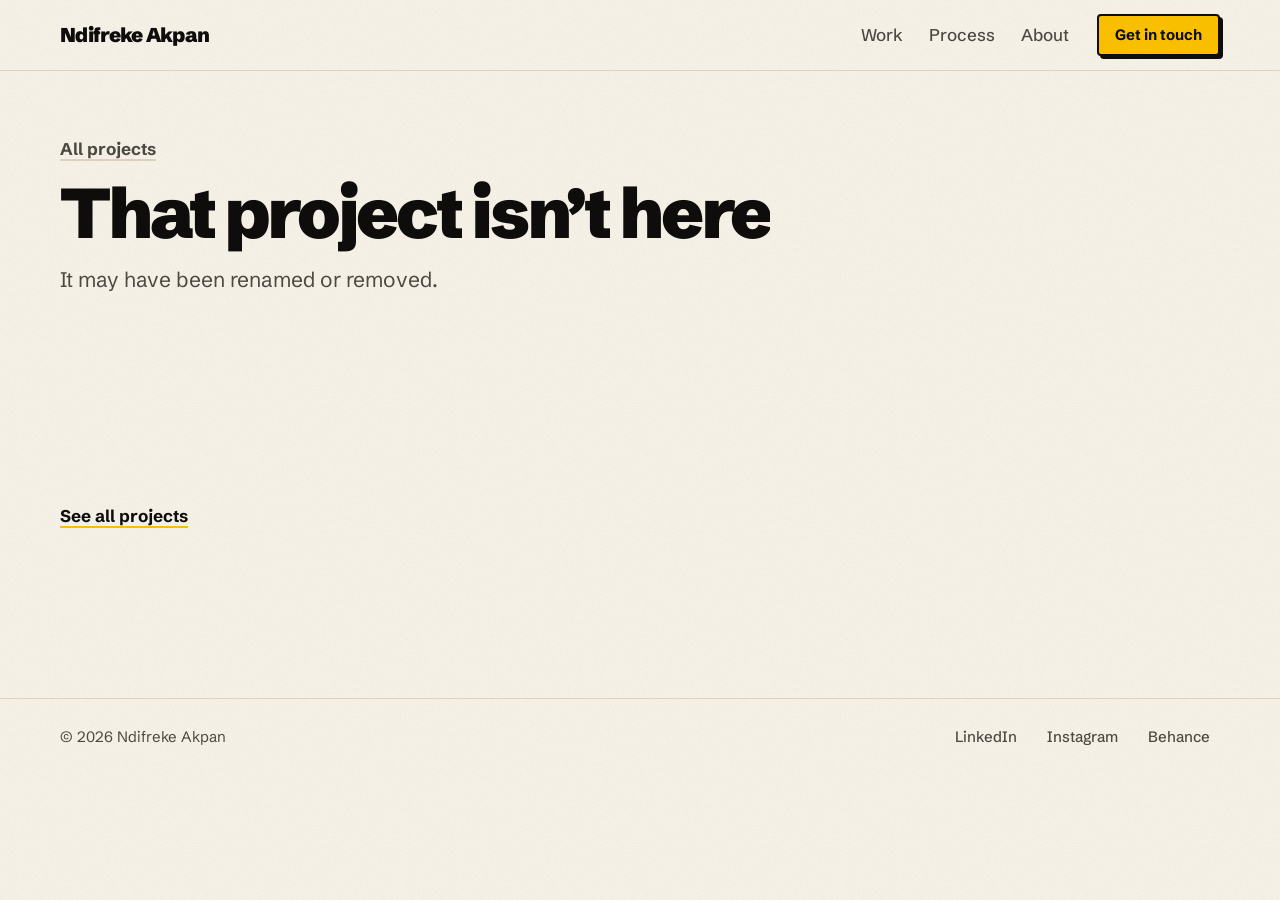
<file: project.html>
<!DOCTYPE html>
<html lang="en">
<head>
<meta charset="UTF-8">
<meta name="viewport" content="width=device-width, initial-scale=1.0, viewport-fit=cover">
<title>Project, Ndifreke Akpan</title>
<meta name="description" content="A project by Ndifreke Akpan, graphic designer.">
<link rel="preconnect" href="https://fonts.googleapis.com">
<link rel="preconnect" href="https://fonts.gstatic.com" crossorigin>
<link href="https://fonts.googleapis.com/css2?family=Schibsted+Grotesk:ital,wght@0,400;0,500;0,700;0,800;0,900;1,400&display=swap" rel="stylesheet">
<link rel="stylesheet" href="styles.css">
</head>
<body data-page="project">

<header class="site-header">
  <div class="wrap header-inner">
    <a href="index.html" class="wordmark" data-bind="name">Ndifreke Akpan</a>
    <nav class="main-nav" aria-label="Main">
      <a href="index.html#work">Work</a>
      <a href="index.html#process">Process</a>
      <a href="index.html#about">About</a>
    </nav>
    <a href="index.html#contact" class="btn btn-primary btn-sm">Get in touch</a>
  </div>
</header>

<main id="project">
  <section class="p-head">
    <div class="wrap">
      <a href="index.html#work" class="back-link">All projects</a>
      <h1 id="p-title">Loading project</h1>
      <p class="lead" id="p-summary"></p>
      <dl class="p-facts" id="p-facts"></dl>
    </div>
  </section>

  <div class="wrap wrap-wide">
    <figure class="p-cover" id="p-cover"></figure>
  </div>

  <div class="wrap p-layout" id="p-layout">
    <nav class="p-rail" id="p-rail" aria-label="Project stages" hidden>
      <p class="p-rail-title">Process</p>
      <ol id="p-rail-list"></ol>
    </nav>
    <article class="p-blocks" id="p-blocks"></article>
  </div>

  <section class="p-next" id="p-next" hidden>
    <div class="wrap p-next-inner">
      <div>
        <p class="next-label">Next project</p>
        <a href="#" class="next-link" id="p-next-link"></a>
      </div>
      <div class="p-next-cta">
        <p>Like what you see?</p>
        <a href="index.html#contact" class="btn btn-primary">Get in touch</a>
      </div>
    </div>
  </section>
</main>

<footer class="site-footer">
  <div class="wrap footer-inner">
    <p>© <span id="year">2026</span> <span data-bind="name">Ndifreke Akpan</span></p>
    <ul class="social social-footer" id="footer-social"></ul>
  </div>
</footer>

<dialog class="lightbox" id="lightbox" aria-label="Image viewer">
  <div class="lb-stage">
    <img class="lb-img" id="lb-img" alt="">
  </div>
  <div class="lb-bar">
    <p class="lb-caption" id="lb-caption"></p>
    <p class="lb-count" id="lb-count"></p>
    <a class="lb-project" id="lb-project" href="#" hidden>View project</a>
  </div>
  <button type="button" class="lb-btn lb-prev" id="lb-prev" aria-label="Previous image"></button>
  <button type="button" class="lb-btn lb-next" id="lb-next" aria-label="Next image"></button>
  <button type="button" class="lb-close" id="lb-close">Close</button>
</dialog>

<script src="js/app.js"></script>
</body>
</html>
</file>
<file: styles.css>
/*
  Direction: paper and ink. A print designer's site should look like good print work:
  white stock, K100 black type, and danfo-bus yellow only where the visitor can act.
  One family (Schibsted Grotesk). Single light theme on purpose. The work leads: a gallery is the first thing you see.

  Robustness rules (content comes from the admin, so anything can arrive):
  - every text container wraps long words (overflow-wrap:anywhere) and min-width:0 in grids
  - cards clamp titles and summaries so one long entry can't stretch a row
  - images keep their own shape where shape matters (gallery, project pages) and crop to a fixed frame only on cards
  - missing images show a quiet placeholder instead of a broken icon
*/
:root{
  --paper:#FBF6EC;      /* warm print stock */
  --stock:#F2E8D6;
  --ink:#0F0D0B;
  --ink-2:#4F4A42;
  --rule:#E2D7C3;
  --danfo:#FFC400;      /* danfo yellow: actions */
  --coral:#FF5A36;      /* hot coral: contact, highlights */
  --cobalt:#1446FF;     /* print blue: the "ways to work" band */
  --grain:url("data:image/svg+xml;utf8,<svg xmlns='http://www.w3.org/2000/svg' width='220' height='220'><filter id='n'><feTurbulence type='fractalNoise' baseFrequency='.85' numOctaves='3' stitchTiles='stitch'/><feColorMatrix values='0 0 0 0 0  0 0 0 0 0  0 0 0 0 0  0 0 0 .55 0'/></filter><rect width='100%' height='100%' filter='url(%23n)'/></svg>");
  --good:#1E7A3C;
  --error:#B42318;

  --font:'Schibsted Grotesk', 'Helvetica Neue', Arial, sans-serif;

  --t-small:0.875rem;
  --t-body:1.0625rem;
  --t-lead:clamp(1.125rem, 1rem + 0.5vw, 1.3125rem);
  --t-h3:clamp(1.125rem, 1.02rem + 0.4vw, 1.3125rem);
  --t-h2:clamp(1.875rem, 1.3rem + 2.2vw, 3rem);
  --t-name:clamp(2.75rem, 1rem + 6.8vw, 7rem);

  --ease-out:cubic-bezier(.2,.7,.2,1);
  --ease-in-out:cubic-bezier(.65,0,.35,1);
  --d-fast:140ms;
  --d-med:240ms;
  --d-slow:520ms;

  --gutter-l:max(20px, env(safe-area-inset-left, 0px));
  --gutter-r:max(20px, env(safe-area-inset-right, 0px));
  color-scheme:light;
}

*,*::before,*::after{box-sizing:border-box;}
*{margin:0;padding:0;}
[hidden]{display:none!important;}
html{scroll-behavior:smooth;scroll-padding-top:84px;}
body{background:var(--paper);color:var(--ink);font-family:var(--font);font-size:var(--t-body);line-height:1.6;-webkit-font-smoothing:antialiased;overflow-x:hidden;}
::selection{background:var(--danfo);color:var(--ink);}
img{display:block;max-width:100%;height:auto;}
a{color:inherit;}
button,input,select,textarea{font:inherit;color:inherit;}
h1,h2,h3{line-height:1.05;letter-spacing:-0.025em;text-wrap:balance;font-weight:800;overflow-wrap:anywhere;}
h2{font-size:var(--t-h2);}
h3{font-size:var(--t-h3);font-weight:700;letter-spacing:-0.01em;line-height:1.25;}
p,li,dd,figcaption,blockquote{overflow-wrap:anywhere;text-wrap:pretty;}
:focus-visible{outline:3px solid var(--ink);outline-offset:3px;}

.wrap{max-width:1200px;margin:0 auto;padding-left:var(--gutter-l);padding-right:var(--gutter-r);}
.wrap-wide{max-width:1480px;}

.btn{display:inline-flex;align-items:center;justify-content:center;gap:10px;min-height:50px;padding:0 22px;border:2px solid var(--ink);border-radius:4px;font-weight:700;font-size:1rem;text-decoration:none;cursor:pointer;text-align:center;line-height:1.2;transition:background-color var(--d-fast) var(--ease-out), transform var(--d-fast) var(--ease-out), box-shadow var(--d-fast) var(--ease-out);}
.btn-primary{background:var(--danfo);color:var(--ink);box-shadow:3px 3px 0 var(--ink);}
.btn-primary:hover{transform:translate(-1px,-1px);box-shadow:4px 4px 0 var(--ink);}
.btn-primary:active{transform:translate(3px,3px);box-shadow:0 0 0 var(--ink);}
.btn-quiet{background:transparent;}
.btn-quiet:hover{background:var(--stock);}
.btn-sm{min-height:42px;padding:0 16px;font-size:0.9375rem;}
.btn-block{width:100%;}
.text-link{font-weight:700;text-decoration:underline;text-decoration-thickness:2px;text-underline-offset:4px;text-decoration-color:var(--danfo);}
.text-link:hover{text-decoration-color:var(--ink);}

.template-note{background:var(--stock);border-bottom:1px solid var(--rule);font-size:var(--t-small);color:var(--ink-2);padding:8px var(--gutter-r) 8px var(--gutter-l);text-align:center;}

/* Header */
body::before{content:"";position:fixed;inset:0 0 auto;height:env(safe-area-inset-top, 0px);z-index:60;background:var(--paper);}
.site-header{position:sticky;top:env(safe-area-inset-top, 0px);z-index:50;background:var(--paper);border-bottom:1px solid var(--rule);}
.header-inner{display:flex;align-items:center;gap:28px;min-height:70px;}
.wordmark{font-weight:900;font-size:1.25rem;letter-spacing:-0.035em;text-decoration:none;white-space:nowrap;overflow:hidden;text-overflow:ellipsis;min-width:0;}
.main-nav{position:relative;display:flex;gap:26px;margin-left:auto;}
.main-nav a{padding-block:6px;text-decoration:none;font-weight:500;color:var(--ink-2);transition:color var(--d-fast) var(--ease-out);}
.main-nav a:hover,.main-nav a[aria-current="true"]{color:var(--ink);}
.nav-marker{position:absolute;left:0;bottom:0;height:3px;width:1px;background:var(--danfo);transform-origin:left;opacity:0;transition:transform var(--d-med) var(--ease-out), opacity var(--d-med) var(--ease-out);}

/* Hero: name, then the gallery */
.hero{padding-block:clamp(32px, 5vw, 64px) clamp(48px, 7vw, 96px);}
.hero-intro{display:grid;grid-template-columns:minmax(0,1.25fr) minmax(0,0.75fr);gap:20px clamp(28px, 5vw, 72px);align-items:end;margin-bottom:clamp(28px, 4vw, 48px);}
.hero h1{font-size:var(--t-name);font-weight:900;line-height:.9;letter-spacing:-0.05em;}
.hero-role{margin-top:14px;font-size:var(--t-lead);font-weight:500;}
.hero-side{display:flex;flex-direction:column;gap:16px;min-width:0;}
.hero-text{color:var(--ink-2);font-size:var(--t-lead);}
.availability{list-style:none;display:flex;flex-direction:column;gap:8px;}
.availability li{display:flex;align-items:center;gap:10px;font-weight:700;}
.availability li::before{content:"";flex:none;width:10px;height:10px;border-radius:50%;background:var(--good);}
.availability a{text-decoration:underline;text-decoration-color:var(--danfo);text-decoration-thickness:2px;text-underline-offset:3px;}

/* Masonry gallery: columns are filled left to right by shortest column, using each image's real shape */
.gallery{display:flex;gap:clamp(10px, 1.4vw, 18px);align-items:flex-start;min-height:200px;}
.g-col{flex:1 1 0;min-width:0;display:flex;flex-direction:column;gap:clamp(10px, 1.4vw, 18px);}
.g-item{display:flex;flex-direction:column;gap:8px;min-width:0;}
.g-open{display:block;width:100%;padding:0;border:0;background:var(--stock);cursor:zoom-in;overflow:hidden;position:relative;}
.g-open img{width:100%;height:auto;transition:transform var(--d-slow) var(--ease-out), opacity var(--d-med) var(--ease-out);}
.g-open:hover img{transform:scale(1.025);}
.g-cap{display:flex;justify-content:space-between;align-items:baseline;gap:12px;font-size:var(--t-small);color:var(--ink-2);}
.g-cap span{min-width:0;}
.g-cap a{flex:none;font-weight:700;color:var(--ink);text-decoration:underline;text-decoration-color:var(--danfo);text-decoration-thickness:2px;text-underline-offset:3px;}

/* Ways to work */
.ways{padding-block:clamp(56px, 8vw, 104px);background:var(--stock);}
.ways-grid{display:grid;grid-template-columns:repeat(2, minmax(0,1fr));gap:clamp(20px, 3vw, 36px);}
.way{display:flex;flex-direction:column;gap:16px;background:var(--paper);border:2px solid var(--ink);padding:clamp(22px, 3vw, 36px);min-width:0;}
.way h2{font-size:clamp(1.625rem, 1.2rem + 1.4vw, 2.375rem);}
.way-body p{color:var(--ink-2);}
.way-body p + p{margin-top:10px;}
.services{list-style:none;display:flex;flex-wrap:wrap;gap:8px;}
.services li{border:1.5px solid var(--rule);border-radius:999px;padding:5px 12px;font-size:0.9375rem;font-weight:500;}
.way-actions{margin-top:auto;padding-top:8px;display:flex;flex-wrap:wrap;align-items:center;gap:12px 18px;}

/* Projects */
.work{padding-block:clamp(56px, 8vw, 112px);}
.work h2{margin-bottom:clamp(24px, 3.5vw, 40px);}
.project-grid{display:grid;grid-template-columns:repeat(3, minmax(0,1fr));gap:clamp(32px, 4vw, 48px) clamp(18px, 2.5vw, 28px);}
.p-card{display:flex;flex-direction:column;gap:10px;text-decoration:none;min-width:0;}
.p-card-media{aspect-ratio:4/3;max-width:100%;overflow:hidden;background:var(--stock);}
.p-card-media img{width:100%;height:100%;object-fit:cover;transition:transform var(--d-slow) var(--ease-out);}
.p-card:hover .p-card-media img{transform:scale(1.03);}
.p-card-meta{font-size:var(--t-small);color:var(--ink-2);}
.p-card h3{display:-webkit-box;-webkit-line-clamp:2;-webkit-box-orient:vertical;overflow:hidden;}
.p-card:hover h3{text-decoration:underline;text-decoration-thickness:2px;text-underline-offset:4px;}
.p-card p.p-card-summary{color:var(--ink-2);font-size:0.9875rem;display:-webkit-box;-webkit-line-clamp:3;-webkit-box-orient:vertical;overflow:hidden;}
.empty{color:var(--ink-2);}

/* Process loop */
.process{padding-block:clamp(56px, 8vw, 112px);background:var(--ink);color:var(--paper);}
.process-head{display:grid;grid-template-columns:minmax(0,1fr) minmax(0,1fr);gap:16px 48px;align-items:end;margin-bottom:clamp(36px, 5vw, 64px);}
.process-head p{color:#CFCBC2;max-width:32em;}
.process-flow{position:relative;}
.steps{list-style:none;display:grid;grid-template-columns:repeat(var(--n, 4), minmax(0,1fr));gap:clamp(16px, 2.5vw, 32px);position:relative;z-index:1;}
.step{display:flex;flex-direction:column;gap:10px;min-width:0;padding-top:20px;border-top:2px solid #3A3A3A;transition:border-color var(--d-med) var(--ease-out);}
.step-num{display:inline-grid;place-items:center;width:34px;height:34px;border-radius:50%;background:var(--paper);color:var(--ink);font-weight:800;font-size:0.9375rem;font-variant-numeric:tabular-nums;}
.step.is-loop .step-num{background:var(--danfo);}
.step p{color:#CFCBC2;}
.step-loop-note{display:none;font-size:var(--t-small);color:var(--danfo);font-weight:700;}
.loop{position:absolute;left:0;top:0;width:100%;height:100%;overflow:visible;pointer-events:none;}
.loop path{fill:none;stroke:var(--danfo);stroke-width:2;stroke-linecap:round;}
.loop .loop-head{fill:var(--danfo);stroke:none;}
.loop text{fill:var(--danfo);font-family:var(--font);font-size:13px;font-weight:700;}
.process.is-hl .step.is-loop,.process.is-hl .step.is-target{border-top-color:var(--danfo);}

/* About */
.about{padding-block:clamp(56px, 8vw, 112px);}
.about-grid{display:grid;grid-template-columns:minmax(0,0.75fr) minmax(0,1.25fr);gap:clamp(32px, 6vw, 80px);align-items:start;}
.about-grid.no-photo{grid-template-columns:minmax(0,1fr);}
.about-photo-wrap img{width:100%;aspect-ratio:4/5;object-fit:cover;filter:grayscale(1) contrast(1.06);}
.about-copy{display:flex;flex-direction:column;gap:16px;max-width:38rem;min-width:0;}
.about-copy > div > p{color:var(--ink-2);}
.about-copy > div > p + p{margin-top:12px;}
.about-tools,.about-experience{padding-top:18px;border-top:1px solid var(--rule);display:flex;flex-direction:column;gap:10px;}
.about-tools h3,.about-experience h3{font-size:1rem;}
.tag-list{list-style:none;display:flex;flex-wrap:wrap;gap:8px;}
.tag-list li{background:var(--stock);padding:4px 10px;border-radius:3px;font-size:0.9375rem;}
.experience{list-style:none;display:flex;flex-direction:column;}
.experience li{display:grid;grid-template-columns:minmax(0,1fr) auto;gap:2px 16px;padding-block:10px;border-bottom:1px solid var(--rule);}
.experience strong{font-weight:700;}
.experience .exp-years{color:var(--ink-2);font-size:var(--t-small);font-variant-numeric:tabular-nums;}
.experience .exp-note{grid-column:1 / -1;color:var(--ink-2);font-size:0.9375rem;}

/* Quotes */
.quotes{padding-block:clamp(48px, 7vw, 88px);border-top:1px solid var(--rule);}
.quote-grid{display:grid;grid-template-columns:repeat(auto-fit, minmax(min(100%, 300px), 1fr));gap:clamp(24px, 4vw, 48px);}
.quote blockquote{font-size:clamp(1.25rem, 1rem + 0.9vw, 1.625rem);font-weight:700;line-height:1.25;letter-spacing:-0.015em;}
.quote figcaption{margin-top:12px;color:var(--ink-2);}

/* Contact */
.contact{padding-block:clamp(56px, 8vw, 112px);background:var(--stock);}
.contact-grid{display:grid;grid-template-columns:minmax(0,0.9fr) minmax(0,1.1fr);gap:clamp(32px, 6vw, 80px);align-items:start;}
.contact-copy{display:flex;flex-direction:column;gap:16px;min-width:0;}
.contact-copy > p{color:var(--ink-2);font-size:var(--t-lead);}
.contact-copy .contact-alt{font-size:1rem;}
.contact-alt a{color:var(--ink);font-weight:700;text-decoration-color:var(--danfo);text-decoration-thickness:2px;text-underline-offset:3px;}
.email{color:var(--ink);font-weight:700;user-select:all;}
.copy{border:1.5px solid #CFCBC2;background:var(--paper);border-radius:4px;padding:1px 8px;font-size:0.8125rem;font-weight:500;cursor:pointer;min-height:28px;margin-left:4px;transition:border-color var(--d-fast) var(--ease-out), background-color var(--d-fast) var(--ease-out);}
.copy:hover{border-color:var(--ink);}
.copy.is-done{background:var(--danfo);border-color:var(--ink);}
.social{list-style:none;display:flex;flex-wrap:wrap;gap:10px;}
.social a{display:inline-flex;align-items:center;gap:8px;min-height:44px;padding:0 14px;border:1.5px solid var(--ink);border-radius:4px;background:var(--paper);font-weight:700;text-decoration:none;transition:background-color var(--d-fast) var(--ease-out);}
.social a:hover{background:var(--danfo);}
.social svg{width:18px;height:18px;flex:none;}
.social-footer a{min-height:36px;padding:0 10px;border:0;background:transparent;font-weight:500;color:var(--ink-2);}
.social-footer a:hover{background:transparent;color:var(--ink);text-decoration:underline;}

.contact-form{border:2px solid var(--ink);padding:clamp(20px, 3vw, 32px);background:var(--paper);overflow:hidden;transition:height var(--d-slow) var(--ease-in-out);}
.hp{position:absolute;left:-9999px;width:1px;height:1px;overflow:hidden;}
.form-fields{display:flex;flex-direction:column;gap:18px;}
.field{display:flex;flex-direction:column;gap:6px;}
.field label{font-weight:700;font-size:0.9375rem;}
.optional{font-weight:400;color:var(--ink-2);}
.field input,.field select,.field textarea{width:100%;background:var(--paper);border:1.5px solid #B9B5AC;border-radius:4px;padding:12px 14px;min-height:50px;transition:border-color var(--d-fast) var(--ease-out), box-shadow var(--d-fast) var(--ease-out);}
.field textarea{resize:vertical;min-height:130px;}
.field input:hover,.field select:hover,.field textarea:hover{border-color:var(--ink-2);}
.field input:focus,.field select:focus,.field textarea:focus{outline:none;border-color:var(--ink);box-shadow:0 0 0 3px var(--danfo);}
.field-error{display:grid;grid-template-rows:0fr;font-size:var(--t-small);color:var(--error);font-weight:500;opacity:0;overflow:hidden;transition:grid-template-rows var(--d-med) var(--ease-out), opacity var(--d-med) var(--ease-out);}
.field.has-error .field-error{grid-template-rows:1fr;opacity:1;}
.field-error > span{min-height:0;overflow:hidden;}
.field.has-error input,.field.has-error select,.field.has-error textarea{border-color:var(--error);}
.field.is-filled select{animation:filled 900ms var(--ease-out);}
@keyframes filled{0%{box-shadow:0 0 0 0 var(--danfo);}25%{box-shadow:0 0 0 4px var(--danfo);}100%{box-shadow:0 0 0 0 transparent;}}
.form-status{font-size:var(--t-small);color:var(--ink-2);min-height:1.4em;}
.spinner{display:none;width:18px;height:18px;border-radius:50%;border:2.5px solid currentColor;border-right-color:transparent;animation:spin .7s linear infinite;}
.btn.is-loading .spinner{display:inline-block;}
.btn.is-loading{pointer-events:none;}
@keyframes spin{to{transform:rotate(360deg);}}
.form-done{display:flex;flex-direction:column;gap:10px;}
.form-done:focus{outline:none;}
.form-done p{color:var(--ink-2);}

.site-footer{border-top:1px solid var(--rule);padding-block:20px calc(20px + env(safe-area-inset-bottom, 0px));font-size:0.9375rem;color:var(--ink-2);}
.footer-inner{display:flex;justify-content:space-between;align-items:center;gap:12px;flex-wrap:wrap;}

/* Missing image placeholder */
.img-missing{display:grid;place-items:center;width:100%;aspect-ratio:var(--ar, 4/3);background:var(--stock);color:var(--ink-2);font-size:var(--t-small);text-align:center;padding:12px;}

/* Lightbox */
.lightbox{position:fixed;inset:0;width:100%;height:100%;max-width:none;max-height:none;margin:0;border:0;padding:0;background:rgba(10,10,10,.96);color:#fff;overflow:hidden;}
.lightbox:not([open]){display:none;}
.lightbox::backdrop{background:rgba(10,10,10,.96);}
.lb-stage{position:absolute;inset:56px max(64px, env(safe-area-inset-right, 0px)) 84px max(64px, env(safe-area-inset-left, 0px));display:grid;place-items:center;touch-action:pan-y;}
.lb-img{max-width:100%;max-height:100%;width:auto;height:auto;object-fit:contain;transition:opacity var(--d-med) var(--ease-out), transform var(--d-med) var(--ease-out);}
.lb-img.is-leaving{opacity:0;transform:translateX(var(--dx, 0));}
.lb-bar{position:absolute;left:0;right:0;bottom:0;display:flex;align-items:center;gap:16px;padding:16px max(20px, env(safe-area-inset-right, 0px)) calc(16px + env(safe-area-inset-bottom, 0px)) max(20px, env(safe-area-inset-left, 0px));}
.lb-caption{flex:1;min-width:0;font-weight:500;white-space:nowrap;overflow:hidden;text-overflow:ellipsis;}
.lb-count{color:#A8A8A8;font-variant-numeric:tabular-nums;font-size:var(--t-small);}
.lb-project{color:var(--danfo);font-weight:700;}
.lb-btn{position:absolute;top:50%;transform:translateY(-50%);width:48px;height:64px;border:0;background:transparent;cursor:pointer;color:#fff;}
.lb-btn::before{content:"";position:absolute;top:50%;left:50%;width:16px;height:16px;border-top:2.5px solid currentColor;border-left:2.5px solid currentColor;}
.lb-prev{left:max(8px, env(safe-area-inset-left, 0px));}
.lb-prev::before{transform:translate(-30%,-50%) rotate(-45deg);}
.lb-next{right:max(8px, env(safe-area-inset-right, 0px));}
.lb-next::before{transform:translate(-70%,-50%) rotate(135deg);}
.lb-btn:hover{color:var(--danfo);}
.lb-close{position:absolute;top:calc(10px + env(safe-area-inset-top, 0px));right:max(12px, env(safe-area-inset-right, 0px));min-height:40px;padding:0 14px;border:1.5px solid #555;border-radius:4px;background:transparent;color:#fff;font-weight:700;cursor:pointer;}
.lb-close:hover{border-color:#fff;}
.lightbox:focus-visible,.lb-btn:focus-visible,.lb-close:focus-visible{outline-color:var(--danfo);}

/* ---------- Project page ---------- */
.p-head{padding-block:clamp(32px, 5vw, 64px) clamp(28px, 4vw, 48px);}
.p-head .wrap{display:flex;flex-direction:column;gap:16px;}
.back-link{align-self:flex-start;font-weight:700;color:var(--ink-2);text-decoration:underline;text-decoration-color:var(--rule);text-decoration-thickness:2px;text-underline-offset:4px;}
.back-link:hover{color:var(--ink);text-decoration-color:var(--danfo);}
.p-head h1{font-size:clamp(2.25rem, 1.2rem + 4vw, 4.75rem);font-weight:900;letter-spacing:-0.045em;line-height:.98;max-width:18em;}
.lead{font-size:var(--t-lead);color:var(--ink-2);max-width:40em;}
.p-facts{display:grid;grid-template-columns:repeat(auto-fit, minmax(min(100%, 160px), 1fr));gap:14px 28px;margin-top:8px;padding-top:18px;border-top:2px solid var(--ink);}
.p-facts dt{font-size:var(--t-small);color:var(--ink-2);}
.p-facts dd{font-weight:700;}
.p-cover{margin-bottom:clamp(40px, 6vw, 80px);}
.p-cover button{display:block;width:100%;padding:0;border:0;background:none;cursor:zoom-in;}
.p-cover .img-missing{display:none;}
.p-cover img{width:100%;max-height:85vh;object-fit:contain;background:var(--stock);}

.p-layout{display:grid;grid-template-columns:minmax(0,1fr);gap:40px;padding-bottom:clamp(48px, 7vw, 96px);}
.p-layout.has-rail{grid-template-columns:180px minmax(0,1fr);}
.p-rail{position:sticky;top:96px;align-self:start;}
.p-rail-title{font-weight:700;font-size:var(--t-small);margin-bottom:10px;}
.p-rail ol{list-style:none;display:flex;flex-direction:column;border-left:2px solid var(--rule);}
.p-rail a{display:block;padding:6px 0 6px 14px;margin-left:-2px;border-left:2px solid transparent;text-decoration:none;color:var(--ink-2);font-size:0.9375rem;line-height:1.3;transition:color var(--d-fast) var(--ease-out), border-color var(--d-med) var(--ease-out);}
.p-rail a:hover{color:var(--ink);}
.p-rail a[aria-current="true"]{color:var(--ink);font-weight:700;border-left-color:var(--danfo);}

.p-blocks{display:flex;flex-direction:column;gap:clamp(28px, 4vw, 48px);min-width:0;}
.b-text,.b-stage,.b-quote{max-width:42rem;}
.b-text h2{font-size:clamp(1.5rem, 1.2rem + 1vw, 2.125rem);margin-bottom:12px;}
.b-text p,.b-stage p{color:var(--ink-2);font-size:1.0938rem;}
.b-text p + p,.b-stage p + p{margin-top:12px;}
.b-stage{padding-top:clamp(12px, 2vw, 24px);scroll-margin-top:96px;}
.b-stage-label{display:flex;align-items:center;gap:12px;margin-bottom:10px;}
.b-stage-label > span{display:inline-grid;place-items:center;min-width:30px;height:30px;padding:0 6px;border-radius:15px;background:var(--danfo);border:2px solid var(--ink);font-weight:800;font-size:0.8125rem;font-variant-numeric:tabular-nums;}
.b-stage-label h2{font-size:clamp(1.5rem, 1.2rem + 1vw, 2.125rem);}
.b-image,.b-gallery,.b-video{display:flex;flex-direction:column;gap:10px;}
.b-image.size-normal{max-width:42rem;}
.b-image button,.b-gallery button{display:block;width:100%;padding:0;border:0;background:var(--stock);cursor:zoom-in;}
.b-image img,.b-gallery img{width:100%;height:auto;}
.b-gallery-grid{display:grid;grid-template-columns:repeat(var(--cols, 2), minmax(0,1fr));gap:clamp(8px, 1.2vw, 16px);align-items:start;}
.b-image figcaption,.b-gallery figcaption,.b-video figcaption{font-size:var(--t-small);color:var(--ink-2);}
.b-quote{border-left:0;padding:clamp(20px, 3vw, 32px);background:var(--stock);}
.b-quote blockquote{font-size:clamp(1.25rem, 1rem + 1vw, 1.75rem);font-weight:700;line-height:1.25;letter-spacing:-0.015em;}
.b-quote figcaption{margin-top:10px;color:var(--ink-2);}
.b-video-frame{position:relative;aspect-ratio:16/9;max-width:100%;background:#000;}
.b-video-frame iframe{position:absolute;inset:0;width:100%;height:100%;border:0;}

.p-next{padding-block:clamp(48px, 7vw, 88px);border-top:1px solid var(--rule);}
.p-next-inner{display:flex;justify-content:space-between;align-items:flex-end;gap:32px;flex-wrap:wrap;}
.next-label{color:var(--ink-2);}
.next-link{display:block;margin-top:6px;font-weight:800;font-size:clamp(1.75rem, 1.2rem + 2vw, 2.75rem);letter-spacing:-0.03em;line-height:1.1;text-decoration:underline;text-decoration-thickness:3px;text-underline-offset:6px;text-decoration-color:var(--danfo);overflow-wrap:anywhere;}
.next-link:hover{text-decoration-color:var(--ink);}
.p-next-cta{display:flex;flex-direction:column;align-items:flex-start;gap:14px;}
.p-next-cta p{color:var(--ink-2);}
.p-missing{padding-block:80px;}

/* ---------- Motion: one entrance, then only responses to what you do ---------- */
@media (prefers-reduced-motion: no-preference){
  .g-item{animation:rise 600ms var(--ease-out) both;animation-delay:calc(var(--i, 0) * 60ms + 120ms);}
  .hero h1,.hero-role{animation:rise 560ms var(--ease-out) both;}
  .hero-role{animation-delay:80ms;}
  @keyframes rise{from{opacity:.001;transform:translateY(14px);}to{opacity:1;transform:none;}}
  .lightbox[open]{animation:fade 220ms var(--ease-out);}
  .lightbox[open] .lb-img{animation:zoom 320ms var(--ease-out);}
  @keyframes fade{from{opacity:.001;}to{opacity:1;}}
  @keyframes zoom{from{opacity:.001;transform:scale(.96);}to{opacity:1;transform:none;}}
  .loop.will-draw path:not(.loop-head){transition:stroke-dashoffset 900ms var(--ease-out);}
  .loop.will-draw .loop-head,.loop.will-draw text{transition:opacity 300ms var(--ease-out) 700ms;}
  @view-transition{navigation:auto;}
  :root{interpolate-size:allow-keywords;}
}
@media (prefers-reduced-motion: reduce){
  html{scroll-behavior:auto;}
  *,*::before,*::after{transition-duration:1ms!important;animation-duration:1ms!important;animation-iteration-count:1!important;animation-delay:0ms!important;}
}

/* ---------- Responsive ---------- */
@media (max-width: 960px){
  .hero-intro,.ways-grid,.about-grid,.contact-grid,.process-head{grid-template-columns:minmax(0,1fr);}
  .project-grid{grid-template-columns:repeat(2, minmax(0,1fr));}
  .about-photo-wrap{max-width:340px;}
  .p-layout.has-rail{grid-template-columns:minmax(0,1fr);}
  .p-rail{position:static;}
  .p-rail ol{flex-direction:row;flex-wrap:wrap;gap:6px;border-left:0;}
  .p-rail a{border:1.5px solid var(--rule);border-radius:999px;padding:4px 12px;margin:0;}
  .p-rail a[aria-current="true"]{border-color:var(--ink);background:var(--danfo);}
}
@media (max-width: 760px){
  .steps{grid-template-columns:minmax(0,1fr);gap:0;padding-left:48px;}
  .step{padding-block:18px 26px;border-top:0;border-left:0;}
  .step-num{position:absolute;margin-left:-48px;margin-top:-4px;}
  .step-loop-note{display:block;}
}
@media (max-width: 640px){
  .main-nav{display:none;}
  .header-inner{justify-content:space-between;}
  .project-grid{grid-template-columns:minmax(0,1fr);}
  .b-gallery-grid{grid-template-columns:minmax(0,1fr);}
  .lb-stage{inset:56px 12px 76px 12px;}
  .lb-btn{top:auto;bottom:calc(64px + env(safe-area-inset-bottom, 0px));transform:none;}
}


/* =====================================================================
   Depth and texture
   - a fine paper grain over the whole page
   - halftone dots (print vernacular) fading out from the hero and process
   - soft colour fields behind the hero that drift slightly as you scroll
   - layered shadows so cards and images sit above the page
   ===================================================================== */
body{background:var(--paper);}
body::after{content:"";position:fixed;inset:0;z-index:100;pointer-events:none;background-image:var(--grain);opacity:.09;mix-blend-mode:multiply;}

.hero{position:relative;isolation:isolate;overflow:hidden;}
.hero::before{content:"";position:absolute;inset:0;z-index:-1;background-image:radial-gradient(rgba(15,13,11,.16) 1.2px, transparent 1.6px);background-size:14px 14px;-webkit-mask-image:radial-gradient(ellipse 70% 60% at 85% 10%, #000 0%, transparent 70%);mask-image:radial-gradient(ellipse 70% 60% at 85% 10%, #000 0%, transparent 70%);}
.glow{position:absolute;z-index:-2;border-radius:50%;filter:blur(80px);opacity:.55;pointer-events:none;will-change:transform;}
.glow-a{width:46vw;height:46vw;max-width:720px;max-height:720px;top:-18vw;right:-10vw;background:var(--danfo);}
.glow-b{width:34vw;height:34vw;max-width:520px;max-height:520px;top:10vw;left:-12vw;background:var(--coral);opacity:.35;}
.glow-c{width:30vw;height:30vw;max-width:480px;max-height:480px;top:40vw;right:20vw;background:#7FB2FF;opacity:.3;}

.g-open{box-shadow:0 1px 2px rgba(15,13,11,.08), 0 12px 28px -12px rgba(15,13,11,.35);border-radius:3px;}
.g-open:hover{box-shadow:0 2px 4px rgba(15,13,11,.1), 0 24px 44px -16px rgba(15,13,11,.45);}
.p-card-media{border-radius:3px;box-shadow:0 1px 2px rgba(15,13,11,.08), 0 14px 30px -14px rgba(15,13,11,.4);transition:transform var(--d-slow) var(--ease-out), box-shadow var(--d-slow) var(--ease-out);}
.p-card:hover .p-card-media{transform:translateY(-4px);box-shadow:0 2px 4px rgba(15,13,11,.1), 0 28px 50px -18px rgba(15,13,11,.5);}

/* Ways to work: a saturated print-blue band with halftone */
.ways{position:relative;isolation:isolate;background:var(--cobalt);overflow:hidden;}
.ways::before{content:"";position:absolute;inset:0;z-index:-1;background-image:radial-gradient(rgba(255,255,255,.22) 1.3px, transparent 1.7px);background-size:16px 16px;-webkit-mask-image:linear-gradient(115deg, #000 0%, transparent 55%);mask-image:linear-gradient(115deg, #000 0%, transparent 55%);}
.ways::after{content:"";position:absolute;z-index:-1;width:60vw;height:60vw;right:-20vw;bottom:-30vw;border-radius:50%;background:#5B7CFF;filter:blur(90px);opacity:.6;}
.way{border-color:var(--ink);box-shadow:8px 8px 0 var(--ink);}

/* Projects sit on stock with a faint warm glow */
.work{position:relative;background:radial-gradient(ellipse 80% 60% at 10% 0%, rgba(255,196,0,.14), transparent 70%), var(--paper);}

/* Process: deep ink with a yellow glow and halftone */
.process{position:relative;isolation:isolate;overflow:hidden;background:#13100D;}
.process::before{content:"";position:absolute;inset:0;z-index:-1;background-image:radial-gradient(rgba(255,196,0,.22) 1.2px, transparent 1.6px);background-size:14px 14px;-webkit-mask-image:radial-gradient(ellipse 60% 70% at 100% 100%, #000, transparent 70%);mask-image:radial-gradient(ellipse 60% 70% at 100% 100%, #000, transparent 70%);}
.process::after{content:"";position:absolute;z-index:-1;width:50vw;height:50vw;left:-15vw;top:-25vw;border-radius:50%;background:var(--danfo);filter:blur(110px);opacity:.22;}

/* About photo with depth */
.about-photo-wrap img{border-radius:3px;box-shadow:0 2px 4px rgba(15,13,11,.1), 0 30px 60px -24px rgba(15,13,11,.55);}

/* Contact: hot coral */
.contact{position:relative;isolation:isolate;overflow:hidden;background:var(--coral);}
.contact::before{content:"";position:absolute;inset:0;z-index:-1;background-image:radial-gradient(rgba(15,13,11,.18) 1.2px, transparent 1.6px);background-size:14px 14px;-webkit-mask-image:radial-gradient(ellipse 60% 80% at 0% 100%, #000, transparent 70%);mask-image:radial-gradient(ellipse 60% 80% at 0% 100%, #000, transparent 70%);}
.contact-copy > p,.contact-alt{color:var(--ink);}
.contact-form{box-shadow:10px 10px 0 var(--ink);}
.contact .btn-primary{background:var(--danfo);}
.contact .social a{background:var(--paper);}

/* =====================================================================
   Scroll animations (added by js/app.js only when motion is allowed)
   ===================================================================== */
.js-motion .rv{opacity:0;transform:translateY(32px);transition:opacity .9s cubic-bezier(.16,1,.3,1), transform 1.1s cubic-bezier(.16,1,.3,1);transition-delay:var(--rd, 0ms);}
.js-motion .rv.in{opacity:1;transform:none;}
.js-motion .rv-img{clip-path:inset(18% 0 0 0);transform:translateY(24px);opacity:0;transition:clip-path 1.2s cubic-bezier(.16,1,.3,1), transform 1.2s cubic-bezier(.16,1,.3,1), opacity .6s ease-out;transition-delay:var(--rd, 0ms);}
.js-motion .rv-img.in{clip-path:inset(0 0 0 0);transform:none;opacity:1;}
.split .w{display:inline-block;overflow:hidden;vertical-align:top;padding-bottom:.08em;margin-bottom:-.08em;}
.split .w > span{display:inline-block;}
.js-motion .split .w > span{transform:translateY(105%);transition:transform 1s cubic-bezier(.16,1,.3,1);transition-delay:calc(var(--wi, 0) * 55ms + var(--rd, 0ms));}
.js-motion .split.in .w > span{transform:none;}
.js-motion .g-item{animation:none;}

/* Stage tabs on phones and tablets: pinned under the header, swipe sideways */
@media (max-width: 960px){
  .p-rail{position:sticky;top:calc(70px + env(safe-area-inset-top, 0px));z-index:40;margin-inline:calc(-1 * var(--gutter-l)) calc(-1 * var(--gutter-r));padding:10px var(--gutter-r) 10px var(--gutter-l);background:color-mix(in srgb, var(--paper) 94%, transparent);border-bottom:1px solid var(--rule);}
  .p-rail-title{display:none;}
  .p-rail ol{flex-wrap:nowrap;overflow-x:auto;scrollbar-width:none;-webkit-overflow-scrolling:touch;}
  .p-rail ol::-webkit-scrollbar{display:none;}
  .p-rail li{flex:none;}
  .p-rail a{white-space:nowrap;background:var(--paper);}
}

/* Guards for content added in the admin */
.g-col{max-width:560px;}
.g-open img{max-height:min(92vh, 1200px);object-fit:cover;}
.show-more{display:flex;margin:clamp(24px, 3vw, 36px) auto 0;}
.project-grid.is-collapsed .is-extra{display:none;}
.hero h1{overflow-wrap:break-word;}
.header-inner .btn{white-space:nowrap;flex:none;}
.header-inner .wordmark{flex:1 1 auto;}
</file>
<file: video/styles.css>
/*
  Direction: the editing suite. Mid-grey panels like the software clients' editors live in,
  not a near-black void. One accent with a job: the blue of the retention line in YouTube Studio,
  the graph every creator checks. Red appears only for footage that was cut.
  One family (Archivo), using its width axis: condensed for headlines, normal for reading.
  Single dark theme on purpose: footage is judged on a dark surround.
  Signature: the raw-vs-edited wipe and the timeline that shows the cut.
*/
:root{
  --ground:#0B0F1C;     /* deep midnight, like a grading suite with the lights off */
  --panel:#131A2E;
  --panel-2:#1B2440;
  --line:#28324F;
  --text:#F2F4FB;
  --text-2:#A9B2CC;
  --hot:#FF3D71;        /* record-light pink */
  --amber:#FFB020;
  --grain:url("data:image/svg+xml;utf8,<svg xmlns='http://www.w3.org/2000/svg' width='220' height='220'><filter id='n'><feTurbulence type='fractalNoise' baseFrequency='.9' numOctaves='3' stitchTiles='stitch'/><feColorMatrix values='0 0 0 0 1  0 0 0 0 1  0 0 0 0 1  0 0 0 .5 0'/></filter><rect width='100%' height='100%' filter='url(%23n)'/></svg>");
  --blue:#3EA6FF;        /* YouTube Studio retention blue: actions and kept footage */
  --blue-ink:#071827;
  --cut:#E5484D;         /* removed footage only */
  --hook:#F2C14E;        /* the moved opening line only */

  --series-after:#3A9AEB;
  --series-before:#C2873F;

  --font:'Archivo', 'Arial Narrow', 'Helvetica Neue', Arial, sans-serif;

  --t-small:0.875rem;
  --t-body:1.0625rem;
  --t-lead:clamp(1.125rem, 1rem + 0.5vw, 1.3125rem);
  --t-h3:1.1875rem;
  --t-h2:clamp(1.875rem, 1.3rem + 2.4vw, 3.25rem);
  --t-hero:clamp(2.5rem, 1.1rem + 5.4vw, 5.5rem);

  --ease-out:cubic-bezier(.2,.7,.2,1);
  --ease-in-out:cubic-bezier(.65,0,.35,1);
  --d-fast:140ms;
  --d-med:240ms;
  --d-slow:560ms;

  --gutter-l:max(20px, env(safe-area-inset-left, 0px));
  --gutter-r:max(20px, env(safe-area-inset-right, 0px));
  color-scheme:dark;
}

*,*::before,*::after{box-sizing:border-box;}
*{margin:0;padding:0;}
[hidden]{display:none!important;}
html{scroll-behavior:smooth;scroll-padding-top:84px;}
body{background:var(--ground);color:var(--text);font-family:var(--font);font-size:var(--t-body);line-height:1.6;-webkit-font-smoothing:antialiased;overflow-x:hidden;font-variation-settings:"wdth" 100;}
::selection{background:var(--blue);color:var(--blue-ink);}
img,svg,video{display:block;max-width:100%;}
a{color:inherit;}
button,input,select,textarea{font:inherit;color:inherit;}
h1,h2,h3{line-height:1.02;text-wrap:balance;letter-spacing:-0.01em;}
h1,h2{font-weight:800;font-stretch:72%;font-variation-settings:"wdth" 72;}
h2{font-size:var(--t-h2);}
h3{font-size:var(--t-h3);font-weight:700;line-height:1.25;}
p{text-wrap:pretty;}
:focus-visible{outline:3px solid var(--blue);outline-offset:3px;}
.visually-hidden{position:absolute;width:1px;height:1px;overflow:hidden;clip:rect(0 0 0 0);white-space:nowrap;}
.wrap{max-width:1240px;margin:0 auto;padding-left:var(--gutter-l);padding-right:var(--gutter-r);}

.btn{display:inline-flex;align-items:center;justify-content:center;gap:10px;min-height:50px;padding:0 22px;border-radius:6px;border:1.5px solid transparent;font-weight:700;font-size:1rem;text-decoration:none;cursor:pointer;transition:background-color var(--d-fast) var(--ease-out), border-color var(--d-fast) var(--ease-out), transform var(--d-fast) var(--ease-out);}
.btn:active{transform:translateY(1px) scale(.99);}
.btn-primary{background:var(--blue);color:var(--blue-ink);}
.btn-primary:hover{background:#6CBBFF;}
.btn-quiet{background:transparent;border-color:var(--line);color:var(--text);}
.btn-quiet:hover{border-color:var(--text-2);background:var(--panel);}
.btn-sm{min-height:42px;padding:0 16px;font-size:0.9375rem;}
.btn-block{width:100%;}

.template-note{background:var(--panel);border-bottom:1px solid var(--line);font-size:var(--t-small);color:var(--text-2);padding:8px var(--gutter-r) 8px var(--gutter-l);text-align:center;}

/* Header */
body::before{content:"";position:fixed;inset:0 0 auto;height:env(safe-area-inset-top, 0px);z-index:60;background:var(--ground);}
.site-header{position:sticky;top:env(safe-area-inset-top, 0px);z-index:50;background:var(--ground);border-bottom:1px solid var(--line);}
.header-inner{display:flex;align-items:center;gap:28px;min-height:70px;}
.wordmark{font-weight:900;font-size:1.4rem;font-variation-settings:"wdth" 75;text-decoration:none;letter-spacing:-0.01em;}
.main-nav{position:relative;display:flex;gap:26px;margin-left:auto;}
.main-nav a{padding-block:6px;text-decoration:none;font-weight:500;color:var(--text-2);transition:color var(--d-fast) var(--ease-out);}
.main-nav a:hover,.main-nav a[aria-current="true"]{color:var(--text);}
.nav-marker{position:absolute;left:0;bottom:0;height:2px;width:1px;background:var(--blue);transform-origin:left;opacity:0;transition:transform var(--d-med) var(--ease-out), opacity var(--d-med) var(--ease-out);}

/* Hero */
.hero{padding-block:clamp(36px, 6vw, 80px) clamp(48px, 7vw, 96px);}
.hero-copy{display:grid;grid-template-columns:minmax(0,1.35fr) minmax(0,0.65fr);gap:24px clamp(28px, 5vw, 64px);align-items:end;margin-bottom:clamp(28px, 4vw, 44px);}
.hero h1{font-size:var(--t-hero);font-weight:850;font-variation-settings:"wdth" 66;line-height:.92;letter-spacing:-0.012em;}
.hero-side{display:flex;flex-direction:column;gap:20px;}
.lead{font-size:var(--t-lead);color:var(--text-2);}
.hero-actions{display:flex;flex-wrap:wrap;gap:12px;}

/* Compare block */
.compare{display:grid;grid-template-columns:minmax(0,1.6fr) minmax(0,0.9fr);gap:clamp(20px, 3vw, 36px);align-items:start;}
.viewer{display:flex;flex-direction:column;gap:12px;min-width:0;}
.ba{position:relative;aspect-ratio:16/9;max-width:100%;overflow:hidden;border-radius:6px;background:#000;user-select:none;-webkit-user-select:none;touch-action:pan-y;}
.ba-layer{position:absolute;inset:0;overflow:hidden;}
.ba-layer > svg,.ba-layer > video{position:absolute;inset:0;width:100%;height:100%;object-fit:cover;}
.ba-raw > svg{filter:saturate(.32) contrast(.74) brightness(1.12);}
.ba-edit{clip-path:inset(0 0 0 var(--pos));}
.ba-edit > svg{transform:scale(1.14);transform-origin:50% 42%;filter:saturate(1.15) contrast(1.06);}
.ba-edit > video{filter:none;}
.burn-caption{position:absolute;left:50%;bottom:11%;transform:translateX(-50%);width:max-content;max-width:86%;text-align:center;font-weight:900;font-variation-settings:"wdth" 80;font-size:clamp(0.95rem, 2.4vw, 1.9rem);line-height:1.1;color:#fff;text-shadow:0 2px 0 #000, 0 0 12px rgba(0,0,0,.55);}
.burn-caption b{color:var(--hook);font-weight:900;}
/* avoid-ai-design-ignore: K4 (a broadcast lower-third, part of the sample edit) */
.lower-third{position:absolute;left:4%;bottom:28%;display:flex;flex-direction:column;background:rgba(10,12,16,.82);padding:6px 12px;border-left:3px solid var(--blue);font-size:clamp(0.7rem, 1.3vw, 0.95rem);line-height:1.3;color:var(--text-2);}
.lower-third b{color:#fff;font-weight:700;}
.ba-tag{position:absolute;top:12px;font-size:0.8125rem;font-weight:700;background:rgba(10,12,16,.8);color:var(--text);padding:4px 9px;border-radius:4px;pointer-events:none;transition:opacity var(--d-med) var(--ease-out);}
.ba-tag-raw{left:12px;}
.ba-tag-edit{right:12px;color:var(--blue);}
.ba.at-start .ba-tag-raw,.ba.at-end .ba-tag-edit{opacity:0;}
.ba-handle{position:absolute;top:0;bottom:0;left:var(--pos);width:0;pointer-events:none;}
.ba-handle::before{content:"";position:absolute;top:0;bottom:0;left:-1px;width:2px;background:#fff;box-shadow:0 0 0 1px rgba(0,0,0,.25);}
.ba-handle span{position:absolute;top:50%;left:0;width:46px;height:46px;transform:translate(-50%,-50%);border-radius:50%;background:#fff;box-shadow:0 4px 14px rgba(0,0,0,.45);transition:transform var(--d-fast) var(--ease-out);}
.ba-handle span::before,.ba-handle span::after{content:"";position:absolute;top:50%;border:6px solid transparent;transform:translateY(-50%);}
.ba-handle span::before{left:6px;border-right-color:var(--ground);}
.ba-handle span::after{right:6px;border-left-color:var(--ground);}
.ba{cursor:ew-resize;}
.ba img,.ba svg,.ba video{pointer-events:none;-webkit-user-drag:none;}
.ba-range{position:absolute;inset:0;width:100%;height:100%;opacity:0;pointer-events:none;margin:0;-webkit-appearance:none;appearance:none;background:transparent;}
.ba-range::-webkit-slider-thumb{-webkit-appearance:none;width:48px;height:100%;}
.ba-range::-moz-range-thumb{width:48px;height:100%;border:0;opacity:0;}
.ba.is-dragging .ba-handle span,.ba-range:focus-visible ~ .ba-handle span{transform:translate(-50%,-50%) scale(1.12);}
.ba:has(.ba-range:focus-visible){outline:3px solid var(--blue);outline-offset:3px;}
.viewer-bar{display:flex;align-items:center;gap:14px;flex-wrap:wrap;}
.viewer-note{font-size:var(--t-small);color:var(--text-2);}
.play-both{min-height:40px;padding:0 14px;border-radius:6px;border:1.5px solid var(--line);background:var(--panel);font-weight:700;cursor:pointer;}

.changes-wrap{display:flex;flex-direction:column;gap:12px;}
.changes-title{font-size:var(--t-h3);font-weight:700;font-stretch:100%;font-variation-settings:"wdth" 100;color:var(--text-2);}
.changes{list-style:none;display:flex;flex-direction:column;gap:6px;}
.change{display:grid;grid-template-columns:52px minmax(0,1fr);gap:12px;width:100%;text-align:left;background:transparent;border:1.5px solid transparent;border-radius:6px;padding:12px;cursor:pointer;color:var(--text-2);font-size:0.9875rem;line-height:1.5;transition:background-color var(--d-fast) var(--ease-out), border-color var(--d-fast) var(--ease-out);}
.change:hover{background:var(--panel);}
.change.is-active{background:var(--panel);border-color:var(--line);}
.change strong{color:var(--text);}
.tc{font-size:0.8125rem;font-weight:700;color:var(--blue);font-variant-numeric:tabular-nums;padding-top:2px;}

/* The cut timeline */
.cut{margin-top:clamp(28px, 4vw, 44px);background:var(--panel);border-radius:8px;padding:clamp(16px, 2.5vw, 24px);}
.cut-head{display:flex;justify-content:space-between;align-items:center;gap:14px;flex-wrap:wrap;margin-bottom:18px;}
.cut-title{font-size:var(--t-h3);font-weight:700;font-variation-settings:"wdth" 100;}
.seg{display:inline-flex;padding:3px;background:var(--ground);border-radius:8px;gap:3px;}
.seg-btn{min-height:38px;border:0;background:transparent;padding:0 14px;border-radius:6px;color:var(--text-2);font-weight:700;font-size:0.9375rem;cursor:pointer;font-variant-numeric:tabular-nums;transition:background-color var(--d-fast) var(--ease-out), color var(--d-fast) var(--ease-out);}
.seg-btn[aria-pressed="true"]{background:var(--panel-2);color:var(--text);}
.cut-track{position:relative;height:46px;background:var(--ground);border-radius:4px;overflow:hidden;}
.clip{position:absolute;top:6px;bottom:6px;border-radius:3px;background:var(--blue);transition:left var(--d-slow) var(--ease-in-out), width var(--d-slow) var(--ease-in-out), opacity var(--d-slow) var(--ease-in-out), box-shadow var(--d-med) var(--ease-out);}
.clip.is-cut{background:repeating-linear-gradient(135deg, var(--cut) 0 6px, #9E2F33 6px 12px);}
.clip.is-hook{background:var(--hook);}
.clip.is-hl{box-shadow:0 0 0 2px var(--ground), 0 0 0 4px #fff;}
.cut-axis{display:flex;justify-content:space-between;margin-top:8px;font-size:0.8125rem;color:var(--text-2);font-variant-numeric:tabular-nums;}
.cut-axis span:last-child{transition:transform var(--d-slow) var(--ease-in-out);}
.cut-legend{list-style:none;display:flex;flex-wrap:wrap;gap:8px 20px;margin-top:14px;font-size:var(--t-small);color:var(--text-2);}
.cut-legend li{display:flex;align-items:center;gap:8px;}
.key{display:inline-block;width:14px;height:10px;border-radius:2px;}
.key-keep{background:var(--blue);}
.key-hook{background:var(--hook);}
.key-cut{background:repeating-linear-gradient(135deg, var(--cut) 0 3px, #9E2F33 3px 6px);}

/* Retention result */
.result{padding-block:clamp(56px, 8vw, 104px);border-top:1px solid var(--line);}
.result-grid{display:grid;grid-template-columns:minmax(0,0.8fr) minmax(0,1.2fr);gap:clamp(28px, 5vw, 64px);align-items:center;}
.result-copy{display:flex;flex-direction:column;gap:16px;}
.result-copy > p{color:var(--text-2);font-size:var(--t-lead);}
.chart-card{background:var(--panel);border-radius:8px;padding:clamp(14px, 2.5vw, 24px);display:flex;flex-direction:column;gap:12px;}
.chart-legend{display:flex;gap:20px;font-size:var(--t-small);color:var(--text-2);}
.chart-legend > span{display:flex;align-items:center;gap:8px;}
.key-after{width:18px;height:3px;background:var(--series-after);}
.key-before{width:18px;height:2px;background:var(--series-before);}
.chart-wrap{position:relative;width:100%;}
.chart-wrap svg{display:block;width:100%;height:auto;overflow:visible;}
.chart-wrap .grid line{stroke:var(--line);stroke-width:1;}
.chart-wrap .axis text{fill:var(--text-2);font-family:var(--font);font-size:12px;font-variant-numeric:tabular-nums;}
.chart-wrap .line{fill:none;stroke-width:2;stroke-linejoin:round;stroke-linecap:round;}
.chart-wrap .line-after{stroke:var(--series-after);stroke-width:2.5;}
.chart-wrap .line-before{stroke:var(--series-before);}
.chart-wrap .area-after{fill:var(--series-after);opacity:.1;}
.chart-wrap .end-label{font-family:var(--font);font-size:12.5px;font-weight:700;fill:var(--text);}
.chart-wrap .end-dot{stroke:var(--panel);stroke-width:2;}
.chart-wrap .cross{stroke:var(--text-2);stroke-width:1;stroke-dasharray:3 3;}
.chart-tip{position:absolute;pointer-events:none;background:var(--ground);border:1px solid var(--line);border-radius:6px;padding:8px 10px;font-size:0.8125rem;color:var(--text);white-space:nowrap;box-shadow:0 10px 24px -8px rgba(0,0,0,.6);font-variant-numeric:tabular-nums;}
.chart-tip .row{display:flex;align-items:center;gap:8px;}
.chart-tip .sw{width:10px;height:3px;border-radius:2px;}
.chart-tip .t{font-size:0.75rem;color:var(--text-2);margin-bottom:4px;}
.chart-table summary{cursor:pointer;color:var(--text-2);font-size:var(--t-small);text-decoration:underline;text-underline-offset:3px;}
.table-scroll{overflow-x:auto;margin-top:12px;}
.chart-table table{border-collapse:collapse;width:100%;font-size:var(--t-small);font-variant-numeric:tabular-nums;}
.chart-table th,.chart-table td{text-align:left;padding:6px 12px 6px 0;border-bottom:1px solid var(--line);}
.chart-table th{color:var(--text-2);font-weight:500;}

/* Work */
.work{padding-block:clamp(56px, 8vw, 104px);border-top:1px solid var(--line);}
.work-head{display:flex;justify-content:space-between;align-items:flex-end;gap:20px 32px;flex-wrap:wrap;margin-bottom:clamp(24px, 3.5vw, 40px);}
.tabs{position:relative;display:flex;gap:4px;border-bottom:1px solid var(--line);flex-wrap:wrap;}
.tab{min-height:44px;border:0;background:transparent;padding:0 14px;cursor:pointer;color:var(--text-2);font-weight:700;font-size:0.9875rem;transition:color var(--d-fast) var(--ease-out);}
.tab:hover,.tab[aria-selected="true"]{color:var(--text);}
.tab-marker{position:absolute;left:0;bottom:-1px;height:2px;width:1px;background:var(--blue);transform-origin:left;transition:transform var(--d-med) var(--ease-out);}
.panel.is-entering{animation:panel-in var(--d-med) var(--ease-out);}
@keyframes panel-in{from{opacity:.001;transform:translateY(8px);}to{opacity:1;transform:none;}}

.grid-wide{display:grid;grid-template-columns:repeat(3, minmax(0,1fr));gap:clamp(20px, 3vw, 32px);}
.grid-tall{display:grid;grid-template-columns:repeat(4, minmax(0,1fr));gap:clamp(14px, 2vw, 24px);}
.vid{display:flex;flex-direction:column;gap:10px;min-width:0;}
.vid > p{color:var(--text-2);font-size:0.9875rem;}
.thumb{position:relative;display:flex;align-items:flex-end;width:100%;aspect-ratio:16/9;max-width:100%;border:0;border-radius:6px;overflow:hidden;cursor:pointer;text-align:left;padding:14px;background-size:cover;background-position:center;transition:transform var(--d-med) var(--ease-out);}
.thumb-tall{aspect-ratio:9/16;}
.thumb:hover{transform:translateY(-2px);}
.thumb:active{transform:translateY(0) scale(.99);}
.thumb-title{position:relative;font-weight:900;font-variation-settings:"wdth" 70;font-size:clamp(1.3rem, 2.3vw, 1.9rem);line-height:.95;color:#fff;max-width:80%;text-shadow:0 2px 0 rgba(0,0,0,.35);}
.thumb-tall .thumb-title{font-size:clamp(1.15rem, 1.9vw, 1.55rem);}
.dur{position:absolute;right:8px;bottom:8px;font-size:0.75rem;font-weight:700;background:rgba(0,0,0,.82);color:#fff;padding:1px 6px;border-radius:3px;font-variant-numeric:tabular-nums;}
/* Placeholder thumbnails, flat like real ones. Replace with real thumbnails. */
.t1{background-color:#2F6B45;}.t2{background-color:#B4532A;}.t3{background-color:#4E5D73;}
.t4{background-color:#2F6B45;}.t5{background-color:#A8481F;}.t6{background-color:#4C3B8F;}.t7{background-color:#5F6C80;}
.t8{background-color:#2B5FD9;}.t9{background-color:#B3302C;}.t10{background-color:#1F7A70;}

/* Prices */
.prices{padding-block:clamp(56px, 8vw, 104px);background:var(--panel);}
.prices-head{display:grid;grid-template-columns:minmax(0,1fr) minmax(0,1fr);gap:16px 48px;align-items:end;margin-bottom:clamp(24px, 3.5vw, 40px);}
.prices-head p{color:var(--text-2);max-width:32em;}
.price-list{border-top:2px solid var(--text);}
.price-row{display:grid;grid-template-columns:minmax(0,1fr) minmax(0,2fr) minmax(0,.9fr) minmax(0,1fr) minmax(0,1.1fr);gap:10px 28px;align-items:baseline;padding-block:24px;border-bottom:1px solid var(--line);}
.price-row h3{font-size:1.25rem;}
.price-what,.price-time{color:var(--text-2);}
.price-time{font-size:0.9375rem;}
.price-amount{font-weight:800;font-size:1.1875rem;font-variant-numeric:tabular-nums;}
.price-link{justify-self:end;font-weight:700;color:var(--blue);text-decoration:underline;text-decoration-thickness:2px;text-underline-offset:4px;text-decoration-color:transparent;transition:text-decoration-color var(--d-fast) var(--ease-out);}
.price-link:hover{text-decoration-color:var(--blue);}

/* Process */
.process{padding-block:clamp(56px, 8vw, 104px);}
.process h2{margin-bottom:clamp(28px, 4vw, 44px);max-width:14em;}
.track{list-style:none;display:grid;grid-template-columns:repeat(4, minmax(0,1fr));gap:0;}
.track li{display:flex;flex-direction:column;gap:8px;padding:26px 24px 0 0;border-top:2px solid var(--line);position:relative;}
.track li::before{content:"";position:absolute;top:-6px;left:0;width:10px;height:10px;border-radius:50%;background:var(--blue);box-shadow:0 0 0 4px var(--ground);}
.track-day{font-weight:700;font-size:var(--t-small);color:var(--blue);font-variant-numeric:tabular-nums;}
.track li > p:last-child{color:var(--text-2);}
.tools{margin-top:clamp(28px, 4vw, 44px);color:var(--text-2);}

/* FAQ */
.faq{padding-block:clamp(56px, 8vw, 104px);border-top:1px solid var(--line);}
.faq-grid{display:grid;grid-template-columns:minmax(0,0.8fr) minmax(0,1.2fr);gap:clamp(24px, 5vw, 64px);}
.faq h2{font-size:clamp(1.75rem, 1.3rem + 1.6vw, 2.5rem);}
.faq-list{border-top:2px solid var(--text);}
.faq details{border-bottom:1px solid var(--line);}
.faq summary{cursor:pointer;list-style:none;display:flex;justify-content:space-between;align-items:center;gap:16px;min-height:60px;padding-block:14px;font-weight:700;font-size:1.125rem;}
.faq summary::-webkit-details-marker{display:none;}
.faq summary::after{content:"";flex:none;width:11px;height:11px;border-right:2px solid var(--text-2);border-bottom:2px solid var(--text-2);transform:translateY(-3px) rotate(45deg);transition:transform var(--d-med) var(--ease-out);}
.faq details[open] summary::after{transform:translateY(3px) rotate(-135deg);}
.faq-body p{color:var(--text-2);padding-bottom:20px;max-width:40em;}

/* Contact */
.contact{padding-block:clamp(56px, 8vw, 112px);background:var(--panel);}
.quote-lead{max-width:24em;margin-bottom:clamp(44px, 6vw, 80px);}
.quote-lead blockquote{font-size:clamp(1.625rem, 1.1rem + 2.2vw, 3rem);font-weight:800;font-variation-settings:"wdth" 75;line-height:1.08;text-wrap:balance;}
.quote-lead figcaption{margin-top:14px;color:var(--text-2);}
.contact-grid{display:grid;grid-template-columns:minmax(0,0.9fr) minmax(0,1.1fr);gap:clamp(32px, 6vw, 80px);align-items:start;}
.contact-copy{display:flex;flex-direction:column;gap:16px;}
.contact-copy > p{color:var(--text-2);font-size:var(--t-lead);}
.contact-copy .contact-alt{font-size:1rem;}
.contact-alt a{color:var(--text);font-weight:700;text-decoration-color:var(--blue);text-decoration-thickness:2px;text-underline-offset:3px;}
.email{color:var(--text);font-weight:700;user-select:all;}
.copy{border:1.5px solid var(--line);background:transparent;border-radius:4px;padding:1px 8px;font-size:0.8125rem;font-weight:500;cursor:pointer;min-height:28px;transition:border-color var(--d-fast) var(--ease-out), background-color var(--d-fast) var(--ease-out), color var(--d-fast) var(--ease-out);}
.copy:hover{border-color:var(--text-2);}
.copy.is-done{background:var(--blue);border-color:var(--blue);color:var(--blue-ink);}
.quote-small{margin-top:20px;padding-top:20px;border-top:1px solid var(--line);}
.quote-small blockquote{font-weight:500;}
.quote-small figcaption{margin-top:6px;font-size:var(--t-small);color:var(--text-2);}

.contact-form{background:var(--ground);border:1px solid var(--line);border-radius:10px;padding:clamp(20px, 3vw, 32px);overflow:hidden;transition:height var(--d-slow) var(--ease-in-out);}
.form-fields{display:flex;flex-direction:column;gap:18px;}
.field{display:flex;flex-direction:column;gap:6px;}
.field label{font-weight:700;font-size:0.9375rem;}
.field input,.field select,.field textarea{width:100%;background:var(--panel);border:1.5px solid var(--line);border-radius:6px;padding:12px 14px;min-height:50px;transition:border-color var(--d-fast) var(--ease-out), box-shadow var(--d-fast) var(--ease-out);}
.field textarea{resize:vertical;min-height:120px;}
.field ::placeholder{color:#82858B;}
.field input:hover,.field select:hover,.field textarea:hover{border-color:#555B65;}
.field input:focus,.field select:focus,.field textarea:focus{outline:none;border-color:var(--blue);box-shadow:0 0 0 3px rgba(62,166,255,.3);}
.field-error{display:grid;grid-template-rows:0fr;font-size:var(--t-small);color:#FF8A8D;font-weight:500;opacity:0;overflow:hidden;transition:grid-template-rows var(--d-med) var(--ease-out), opacity var(--d-med) var(--ease-out);}
.field.has-error .field-error{grid-template-rows:1fr;opacity:1;}
.field-error > span{min-height:0;overflow:hidden;}
.field.has-error input,.field.has-error select,.field.has-error textarea{border-color:var(--cut);}
.field.is-filled select{animation:filled 900ms var(--ease-out);}
@keyframes filled{0%{box-shadow:0 0 0 0 rgba(62,166,255,.6);}25%{box-shadow:0 0 0 4px rgba(62,166,255,.6);}100%{box-shadow:0 0 0 0 transparent;}}
.form-status{font-size:var(--t-small);color:var(--text-2);min-height:1.4em;}
.spinner{display:none;width:18px;height:18px;border-radius:50%;border:2.5px solid currentColor;border-right-color:transparent;animation:spin .7s linear infinite;}
.btn.is-loading .spinner{display:inline-block;}
.btn.is-loading{pointer-events:none;}
@keyframes spin{to{transform:rotate(360deg);}}
.form-done{display:flex;flex-direction:column;gap:10px;}
.form-done:focus{outline:none;}
.form-done p{color:var(--text-2);}

.site-footer{border-top:1px solid var(--line);padding-block:28px calc(28px + env(safe-area-inset-bottom, 0px));font-size:0.9375rem;color:var(--text-2);}
.footer-inner{display:flex;justify-content:space-between;align-items:center;gap:16px;flex-wrap:wrap;}
.footer-inner a{margin-left:18px;text-decoration:none;}
.footer-inner a:first-child{margin-left:0;}
.footer-inner a:hover{color:var(--text);text-decoration:underline;}

/* Lightbox */
.lightbox{position:fixed;inset:0;z-index:100;background:rgba(8,9,11,.92);display:grid;place-items:center;padding:max(16px, env(safe-area-inset-top, 0px)) max(16px, env(safe-area-inset-right, 0px)) max(16px, env(safe-area-inset-bottom, 0px)) max(16px, env(safe-area-inset-left, 0px));}
.lightbox-inner{position:relative;width:min(1100px, 100%);}
.lightbox-frame{aspect-ratio:16/9;max-width:100%;background:#000;border-radius:6px;overflow:hidden;display:grid;place-items:center;}
.lightbox-frame iframe{width:100%;height:100%;border:0;}
.lightbox-frame p{color:var(--text-2);text-align:center;padding:24px;max-width:32rem;}
.lightbox-close{position:absolute;top:-52px;right:0;min-height:42px;padding:0 16px;border-radius:6px;border:1.5px solid var(--line);background:var(--panel);font-weight:700;cursor:pointer;}

/* ---------- Motion ----------
   Motion here explains the edit: the wipe sweeps once to show it moves, the timeline
   collapses the cut footage when you switch views, and the retention line draws once.
   Everything else only answers clicks. */
@media (prefers-reduced-motion: no-preference){
  .lightbox:not([hidden]){animation:fade-in var(--d-med) var(--ease-out);}
  .lightbox:not([hidden]) .lightbox-inner{animation:rise var(--d-slow) var(--ease-out);}
  @keyframes fade-in{from{opacity:.001;}to{opacity:1;}}
  @keyframes rise{from{transform:scale(.96);opacity:.001;}to{transform:none;opacity:1;}}
  .chart-wrap.will-draw .line,.chart-wrap.will-draw .area-after,.chart-wrap.will-draw .end-dot,.chart-wrap.will-draw .end-label{transition:stroke-dashoffset 1200ms var(--ease-out), opacity 400ms var(--ease-out) 900ms;}
  ::view-transition-group(*){animation-duration:380ms;animation-timing-function:var(--ease-out);}
  :root{interpolate-size:allow-keywords;}
  .faq details::details-content{height:0;overflow:hidden;transition:height var(--d-med) var(--ease-out), content-visibility var(--d-med) allow-discrete;}
  .faq details[open]::details-content{height:auto;}
}
@media (prefers-reduced-motion: reduce){
  html{scroll-behavior:auto;}
  *,*::before,*::after{transition-duration:1ms!important;animation-duration:1ms!important;animation-iteration-count:1!important;}
}

/* ---------- Responsive ---------- */
@media (max-width: 1000px){
  .hero-copy,.compare,.result-grid,.contact-grid,.faq-grid,.prices-head{grid-template-columns:minmax(0,1fr);}
  .grid-wide{grid-template-columns:repeat(2, minmax(0,1fr));}
  .grid-tall{grid-template-columns:repeat(2, minmax(0,1fr));}
  .price-row{grid-template-columns:minmax(0,1fr) auto;}
  .price-amount{grid-column:2;grid-row:1;justify-self:end;}
  .price-what,.price-time{grid-column:1 / -1;}
  .price-link{grid-column:1 / -1;justify-self:start;}
  .track{grid-template-columns:repeat(2, minmax(0,1fr));row-gap:32px;}
}
@media (max-width: 640px){
  .main-nav{display:none;}
  .header-inner{justify-content:space-between;}
  .grid-wide{grid-template-columns:minmax(0,1fr);}
  .track{grid-template-columns:minmax(0,1fr);}
  .ba-handle span{width:40px;height:40px;}
  .lower-third{display:none;}
  .tabs{width:100%;}
  .tab{flex:1 1 auto;padding:0 10px;}
}

/* Big play button over the comparison, shown whenever the clips aren't playing */
.big-play{position:absolute;z-index:4;left:50%;top:50%;width:84px;height:84px;margin:-42px 0 0 -42px;border-radius:50%;border:0;background:var(--blue);color:var(--blue-ink);cursor:pointer;opacity:0;pointer-events:none;transform:scale(.9);transition:opacity var(--d-med) var(--ease-out), transform var(--d-med) var(--ease-out);box-shadow:0 0 0 10px rgba(62,166,255,.25);}
.big-play span{position:absolute;left:50%;top:50%;transform:translate(-35%,-50%);border-style:solid;border-width:15px 0 15px 25px;border-color:transparent transparent transparent currentColor;}
.ba.is-paused .big-play{opacity:1;pointer-events:auto;transform:none;}
.ba.is-paused .ba-handle span{opacity:.0;}


/* =====================================================================
   Depth and texture
   - film grain over the whole page
   - coloured light (blue, record-pink, amber) spilling in from the edges
   - a faint timeline grid behind the hero
   - lifted panels with layered shadows and a soft inner light
   ===================================================================== */
body::after{content:"";position:fixed;inset:0;z-index:100;pointer-events:none;background-image:var(--grain);opacity:.07;mix-blend-mode:overlay;}
.hero{position:relative;isolation:isolate;overflow:hidden;}
.hero::before{content:"";position:absolute;inset:0;z-index:-1;background-image:linear-gradient(to right, rgba(169,178,204,.07) 1px, transparent 1px), linear-gradient(to bottom, rgba(169,178,204,.05) 1px, transparent 1px);background-size:80px 80px, 80px 80px;-webkit-mask-image:radial-gradient(ellipse 80% 70% at 30% 20%, #000, transparent 75%);mask-image:radial-gradient(ellipse 80% 70% at 30% 20%, #000, transparent 75%);}
.glow{position:absolute;z-index:-2;border-radius:50%;filter:blur(90px);pointer-events:none;will-change:transform;}
.glow-a{width:50vw;height:50vw;max-width:780px;max-height:780px;top:-22vw;left:-14vw;background:var(--blue);opacity:.32;}
.glow-b{width:40vw;height:40vw;max-width:620px;max-height:620px;top:18vw;right:-14vw;background:var(--hot);opacity:.26;}
.glow-c{width:30vw;height:30vw;max-width:460px;max-height:460px;bottom:-10vw;left:30vw;background:var(--amber);opacity:.14;}
.hero h1 .hl,.hero h1{text-shadow:0 2px 30px rgba(62,166,255,.18);}

.ba{box-shadow:0 0 0 1px rgba(255,255,255,.06), 0 30px 80px -30px rgba(0,0,0,.9), 0 0 120px -40px rgba(62,166,255,.45);}
.cut,.chart-card,.contact-form,.quote{background:linear-gradient(180deg, rgba(255,255,255,.04), rgba(255,255,255,0) 40%), var(--panel);box-shadow:inset 0 1px 0 rgba(255,255,255,.06), 0 24px 60px -30px rgba(0,0,0,.85);border:1px solid var(--line);}
.change.is-active,.change:hover{background:linear-gradient(90deg, rgba(62,166,255,.14), rgba(62,166,255,0)), var(--panel);}
.thumb{box-shadow:0 18px 40px -20px rgba(0,0,0,.9);}
.thumb:hover{box-shadow:0 26px 50px -20px rgba(0,0,0,.95), 0 0 0 2px var(--blue);}
.t1{background:linear-gradient(135deg, #2F8F57, #12351F);}.t2{background:linear-gradient(135deg, #E0692F, #5A1E0B);}.t3{background:linear-gradient(135deg, #5D7BA6, #1A2538);}
.t4{background:linear-gradient(160deg, #2F8F57, #0F2A18);}.t5{background:linear-gradient(160deg, #E0692F, #4A1708);}.t6{background:linear-gradient(160deg, #7A5CFF, #1E1546);}.t7{background:linear-gradient(160deg, #6E86A8, #18202E);}
.t8{background:linear-gradient(135deg, #2F6BFF, #0B1A4A);}.t9{background:linear-gradient(135deg, #FF3D71, #4A0B1C);}.t10{background:linear-gradient(135deg, #1FB8A6, #08332E);}

.result{position:relative;isolation:isolate;overflow:hidden;}
.result::before{content:"";position:absolute;z-index:-1;width:46vw;height:46vw;right:-12vw;top:-10vw;border-radius:50%;background:var(--blue);filter:blur(110px);opacity:.18;}
.work{position:relative;isolation:isolate;}
.work::before{content:"";position:absolute;inset:0;z-index:-1;background:radial-gradient(ellipse 60% 50% at 0% 30%, rgba(255,61,113,.12), transparent 70%);}
.prices{position:relative;isolation:isolate;overflow:hidden;background:linear-gradient(180deg, #10172A, #0B0F1C);}
.prices::before{content:"";position:absolute;inset:0;z-index:-1;background-image:linear-gradient(to right, rgba(169,178,204,.06) 1px, transparent 1px);background-size:80px 100%;-webkit-mask-image:linear-gradient(180deg, #000, transparent 80%);mask-image:linear-gradient(180deg, #000, transparent 80%);}
.price-row{transition:background-color var(--d-med) var(--ease-out);}
.price-row:hover{background:linear-gradient(90deg, rgba(62,166,255,.1), transparent 70%);}
.track li::before{box-shadow:0 0 0 4px var(--ground), 0 0 18px var(--blue);}
.contact{position:relative;isolation:isolate;overflow:hidden;background:#0E1426;}
.contact::before{content:"";position:absolute;z-index:-1;width:60vw;height:60vw;left:-20vw;bottom:-30vw;border-radius:50%;background:var(--hot);filter:blur(120px);opacity:.22;}
.contact::after{content:"";position:absolute;z-index:-1;width:40vw;height:40vw;right:-10vw;top:-10vw;border-radius:50%;background:var(--blue);filter:blur(110px);opacity:.2;}
.btn-primary{box-shadow:0 10px 30px -10px rgba(62,166,255,.7);}

/* =====================================================================
   Scroll animations (added by script.js only when motion is allowed)
   ===================================================================== */
.js-motion .rv{opacity:0;transform:translateY(32px);transition:opacity .9s cubic-bezier(.16,1,.3,1), transform 1.1s cubic-bezier(.16,1,.3,1);transition-delay:var(--rd, 0ms);}
.js-motion .rv.in{opacity:1;transform:none;}
.js-motion .rv-scale{opacity:0;transform:translateY(40px) scale(.96);transition:opacity 1s cubic-bezier(.16,1,.3,1), transform 1.2s cubic-bezier(.16,1,.3,1);transition-delay:var(--rd, 0ms);}
.js-motion .rv-scale.in{opacity:1;transform:none;}
.split .w{display:inline-block;overflow:hidden;vertical-align:top;padding-bottom:.08em;margin-bottom:-.08em;}
.split .w > span{display:inline-block;}
.js-motion .split .w > span{transform:translateY(105%);transition:transform 1s cubic-bezier(.16,1,.3,1);transition-delay:calc(var(--wi, 0) * 50ms + var(--rd, 0ms));}
.js-motion .split.in .w > span{transform:none;}
</file>
